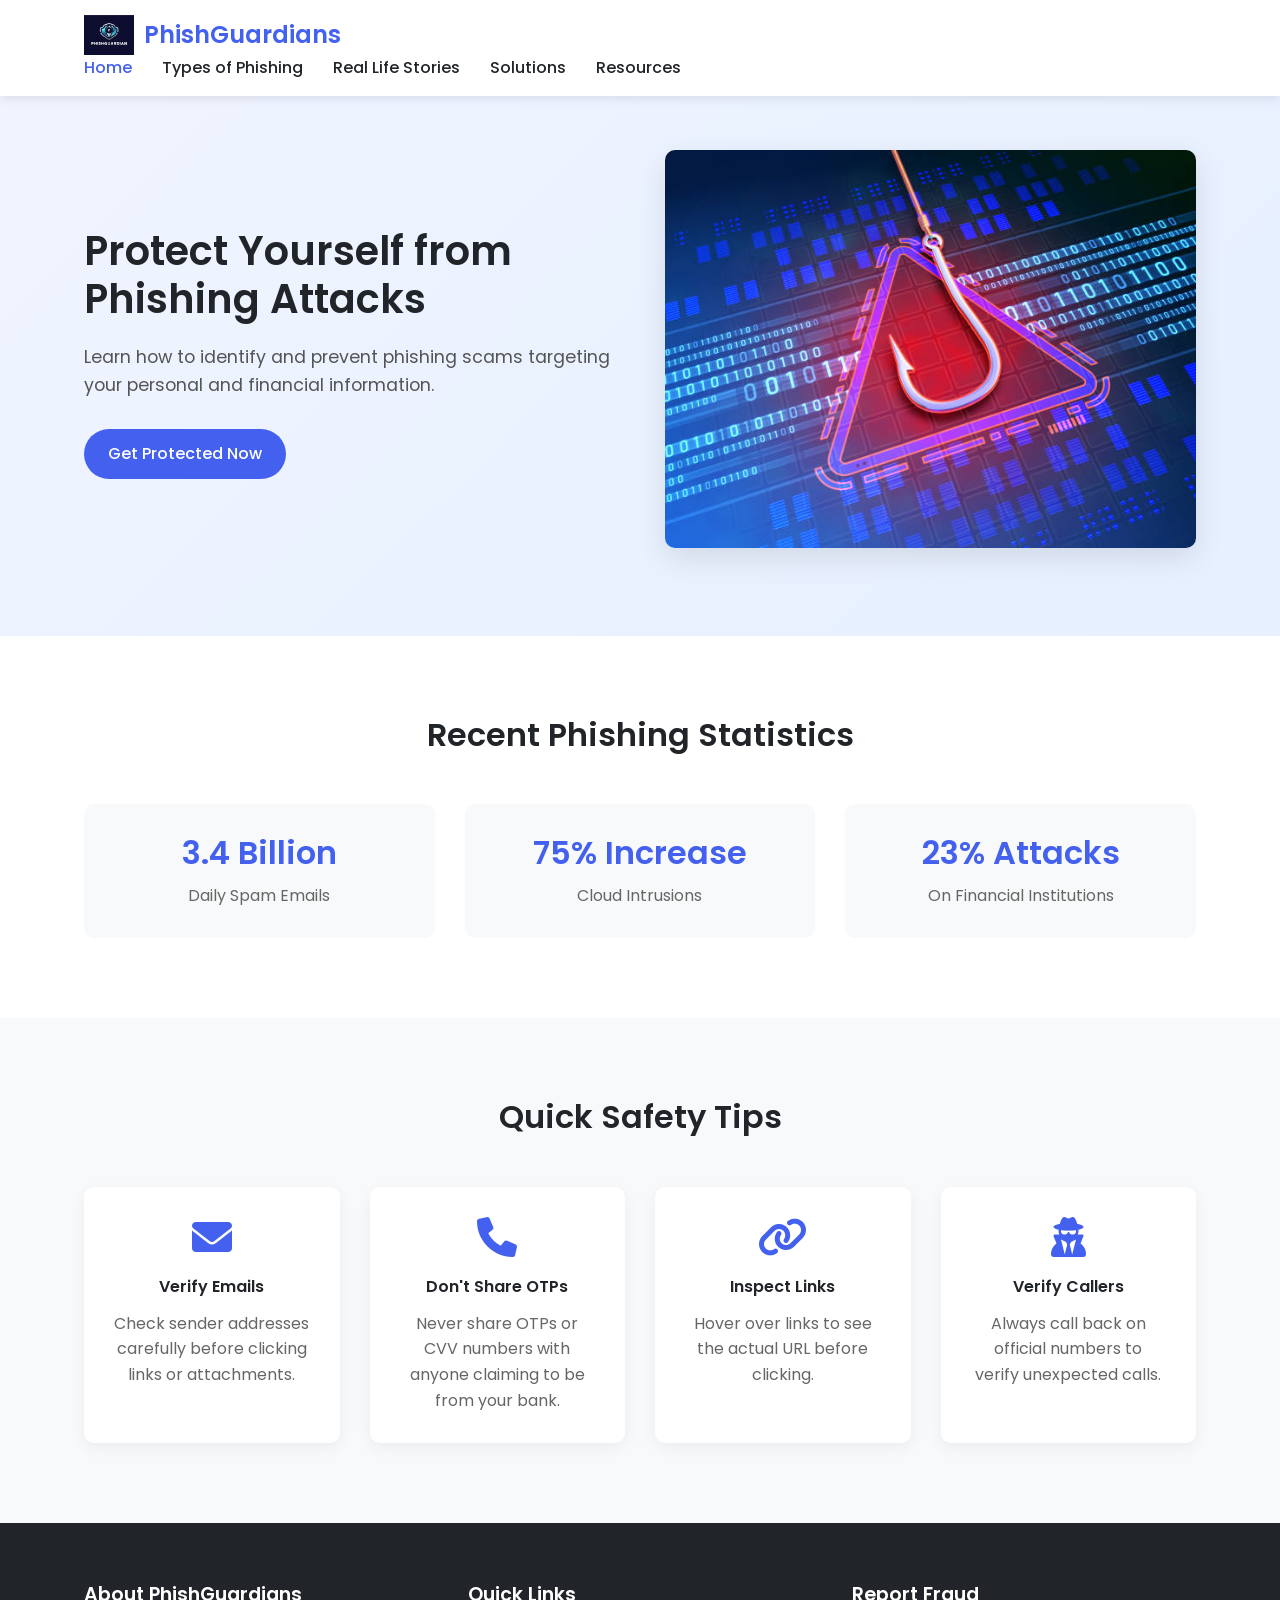
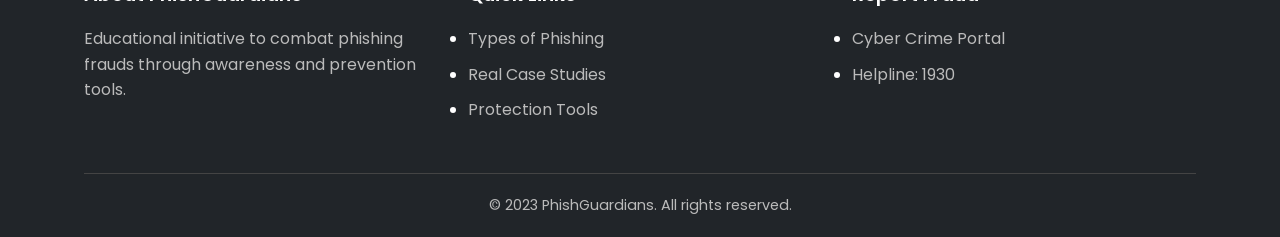
<file: index.html>
<!DOCTYPE html>
<html lang="en">
<head>
    <meta charset="UTF-8">
    <meta name="viewport" content="width=device-width, initial-scale=1.5">
    <title>PhishGuardians - Protect Yourself from Phishing</title>
    <link rel="stylesheet" href="styles.css">
    <link href="https://fonts.googleapis.com/css2?family=Poppins:wght@300;400;500;600;700&display=swap" rel="stylesheet">
    <link rel="stylesheet" href="https://cdnjs.cloudflare.com/ajax/libs/font-awesome/6.0.0-beta3/css/all.min.css">
</head>
<body>
    <header>
        <div class="container">
            <div class="logo">
                <img src="assets/logo.png" alt="PhishGuardians Logo">
                <h1>PhishGuardians</h1>
            </div>
            <nav>
                <ul>
                    <li><a href="index.html" class="active">Home</a></li>
                    <li><a href="types.html">Types of Phishing</a></li>
                    <li><a href="story.html">Real Life Stories</a></li>
                    <li><a href="solutions.html">Solutions</a></li>
                    <li><a href="resources.html">Resources</a></li>
                </ul>
                <div class="mobile-menu">
                    <i class="fas fa-bars"></i>
                </div>
            </nav>
        </div>
    </header>

    <section class="hero">
        <div class="container">
            <div class="hero-content">
                <h2>Protect Yourself from Phishing Attacks</h2>
                <p>Learn how to identify and prevent phishing scams targeting your personal and financial information.</p>
                <a href="solutions.html" class="btn">Get Protected Now</a>
            </div>
            <div class="hero-image">
                <img src="assets/hero-image.png" alt="Phishing Awareness">
            </div>
        </div>
    </section>

    <section class="stats">
        <div class="container">
            <h3>Recent Phishing Statistics</h3>
            <div class="stats-grid">
                <div class="stat-card">
                    <h4>3.4 Billion</h4>
                    <p>Daily Spam Emails</p>
                </div>
                <div class="stat-card">
                    <h4>75% Increase</h4>
                    <p>Cloud Intrusions</p>
                </div>
                <div class="stat-card">
                    <h4>23% Attacks</h4>
                    <p>On Financial Institutions</p>
                </div>
            </div>
        </div>
    </section>

    <section class="quick-tips">
        <div class="container">
            <h3>Quick Safety Tips</h3>
            <div class="tips-grid">
                <div class="tip-card">
                    <i class="fas fa-envelope"></i>
                    <h4>Verify Emails</h4>
                    <p>Check sender addresses carefully before clicking links or attachments.</p>
                </div>
                <div class="tip-card">
                    <i class="fas fa-phone"></i>
                    <h4>Don't Share OTPs</h4>
                    <p>Never share OTPs or CVV numbers with anyone claiming to be from your bank.</p>
                </div>
                <div class="tip-card">
                    <i class="fas fa-link"></i>
                    <h4>Inspect Links</h4>
                    <p>Hover over links to see the actual URL before clicking.</p>
                </div>
                <div class="tip-card">
                    <i class="fas fa-user-secret"></i>
                    <h4>Verify Callers</h4>
                    <p>Always call back on official numbers to verify unexpected calls.</p>
                </div>
            </div>
        </div>
    </section>

    <!-- Did You Know Popup -->
    <div class="dyk-popup" id="dykPopup">
        <div class="dyk-content">
            <span class="dyk-close">&times;</span>
            <div class="dyk-header">
                <img src="assets/shield-icon.png" alt="Security Shield" class="dyk-icon">
                <h3>Did You Know? <span class="blink">!</span></h3>
            </div>
            <div class="dyk-body" id="dykText"></div>
            <div class="dyk-footer">
                <label>
                    <input type="checkbox" id="dykMute"> Don't show tips for 24 hours
                </label>
            </div>
        </div>
    </div>

    <footer>
        <div class="container">
            <div class="footer-content">
                <div class="footer-section">
                    <h4>About PhishGuardians</h4>
                    <p>Educational initiative to combat phishing frauds through awareness and prevention tools.</p>
                </div>
                <div class="footer-section">
                    <h4>Quick Links</h4>
                    <ul>
                        <li><a href="types.html">Types of Phishing</a></li>
                        <li><a href="cases.html">Real Case Studies</a></li>
                        <li><a href="solutions.html">Protection Tools</a></li>
                    </ul>
                </div>
                <div class="footer-section">
                    <h4>Report Fraud</h4>
                    <ul>
                        <li><a href="https://cybercrime.gov.in" target="_blank">Cyber Crime Portal</a></li>
                        <li><a href="tel:1930">Helpline: 1930</a></li>
                    </ul>
                </div>
            </div>
            <div class="footer-bottom">
                <p>&copy; 2023 PhishGuardians. All rights reserved.</p>
            </div>
        </div>
    </footer>

    <script src="script.js"></script>
    <script>
        // Did You Know Popup Script
        const dykFacts = [
            "UPI scams often involve fake payment screenshots. Always check your bank app directly!",
            "Scammers pretend to be bank officials and ask for OTPs. Banks never ask for OTPs!",
            "Fake KYC update scams have increased by 300% in 2023. Never click SMS links!",
            "QR code scams can empty your account in seconds. Never scan unknown QR codes!",
            "SIM swap frauds bypass OTP security. If your mobile network suddenly stops working, contact your provider immediately!",
            "Fake job offers asking for registration fees are always scams. Legitimate companies never ask for money!"
        ];

        const dykPopup = document.getElementById('dykPopup');
        const dykText = document.getElementById('dykText');
        const dykClose = document.querySelector('.dyk-close');
        const dykMute = document.getElementById('dykMute');

        function showRandomFact() {
            if(localStorage.getItem('dykMuted')) {
                const muteTime = parseInt(localStorage.getItem('dykMuted'));
                if(Date.now() - muteTime < 86400000) { // 24 hours
                    return;
                } else {
                    localStorage.removeItem('dykMuted');
                }
            }

            const randomFact = dykFacts[Math.floor(Math.random() * dykFacts.length)];
            dykText.textContent = randomFact;
            dykPopup.style.display = 'flex';
        }

        // Show first fact after 30 seconds
        setTimeout(showRandomFact, 30000);

        // Show new fact every 60 seconds after that
        setInterval(showRandomFact, 60000);

        dykClose.addEventListener('click', () => {
            dykPopup.style.display = 'none';
            if(dykMute.checked) {
                localStorage.setItem('dykMuted', Date.now());
            }
        });

        // Close when clicking outside
        window.addEventListener('click', (e) => {
            if(e.target === dykPopup) {
                dykPopup.style.display = 'none';
                if(dykMute.checked) {
                    localStorage.setItem('dykMuted', Date.now());
                }
            }
        });
    </script>
</body>
</html>
</file>
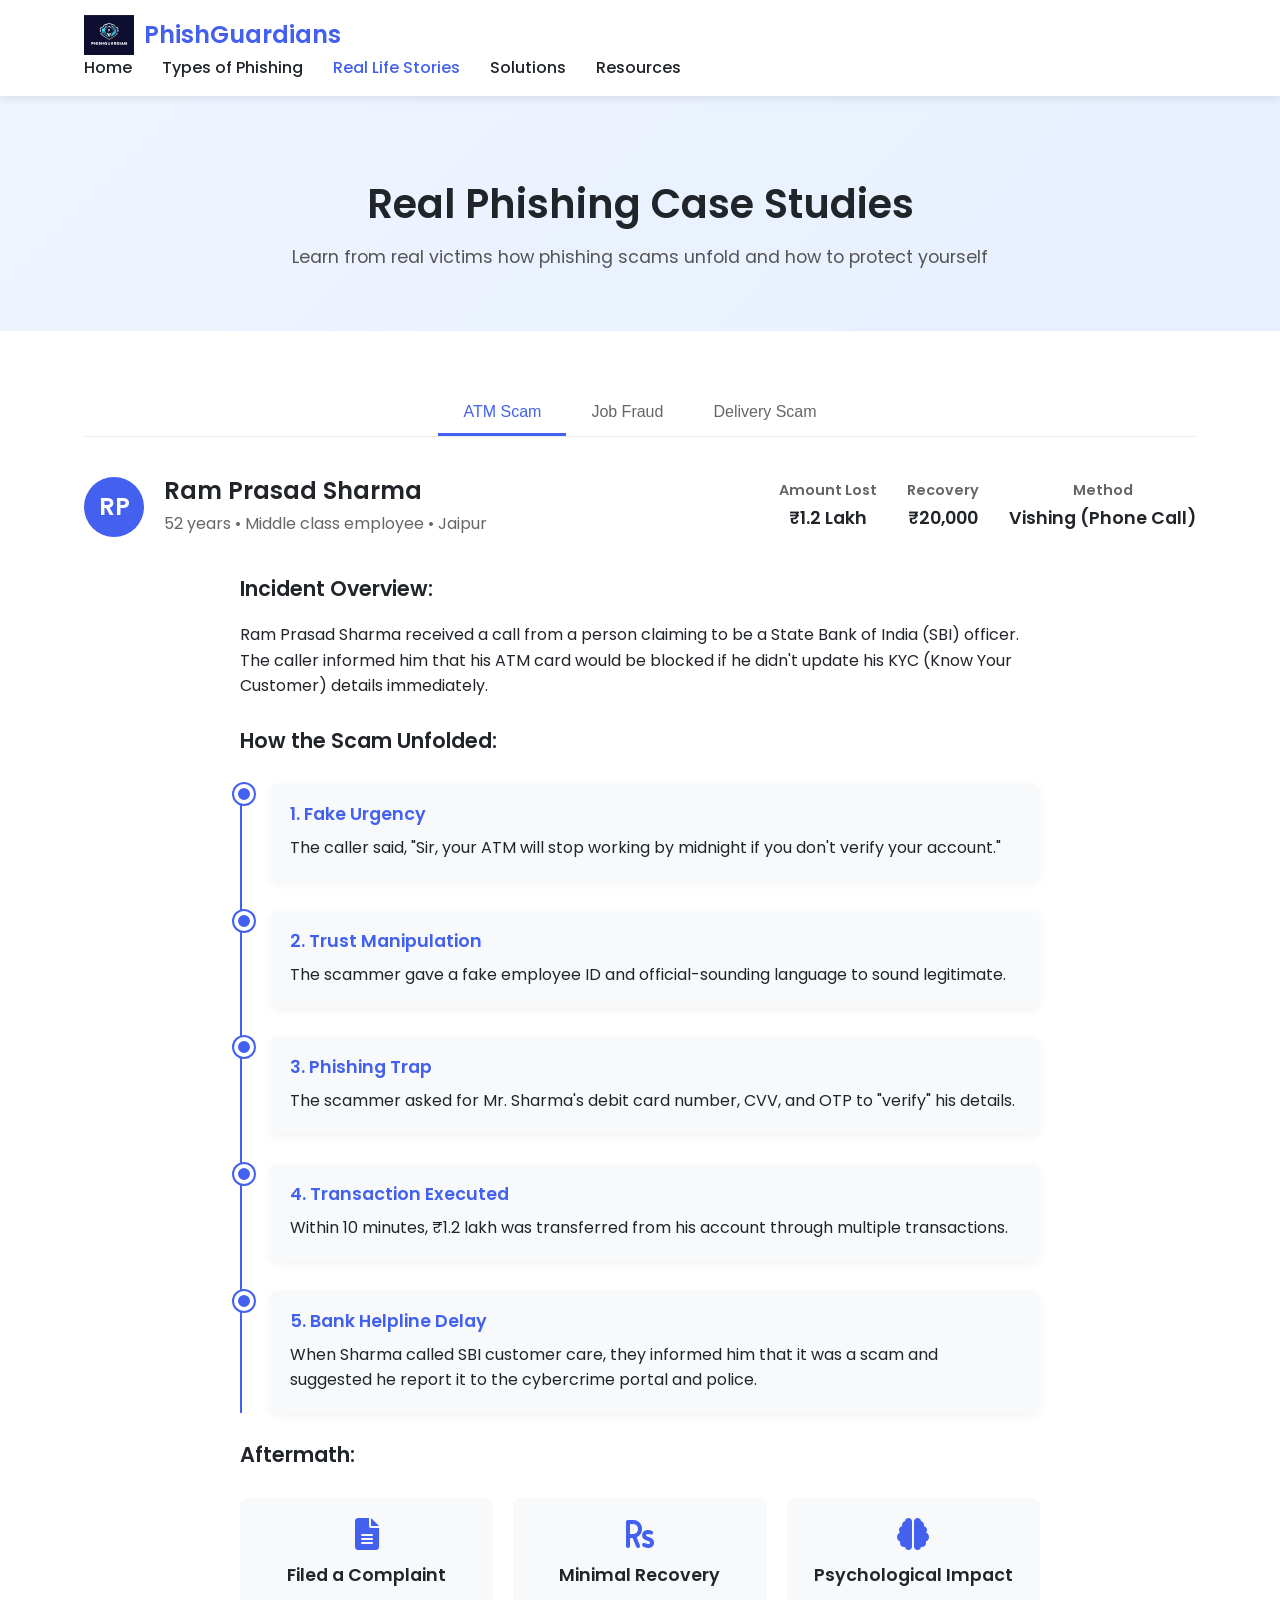
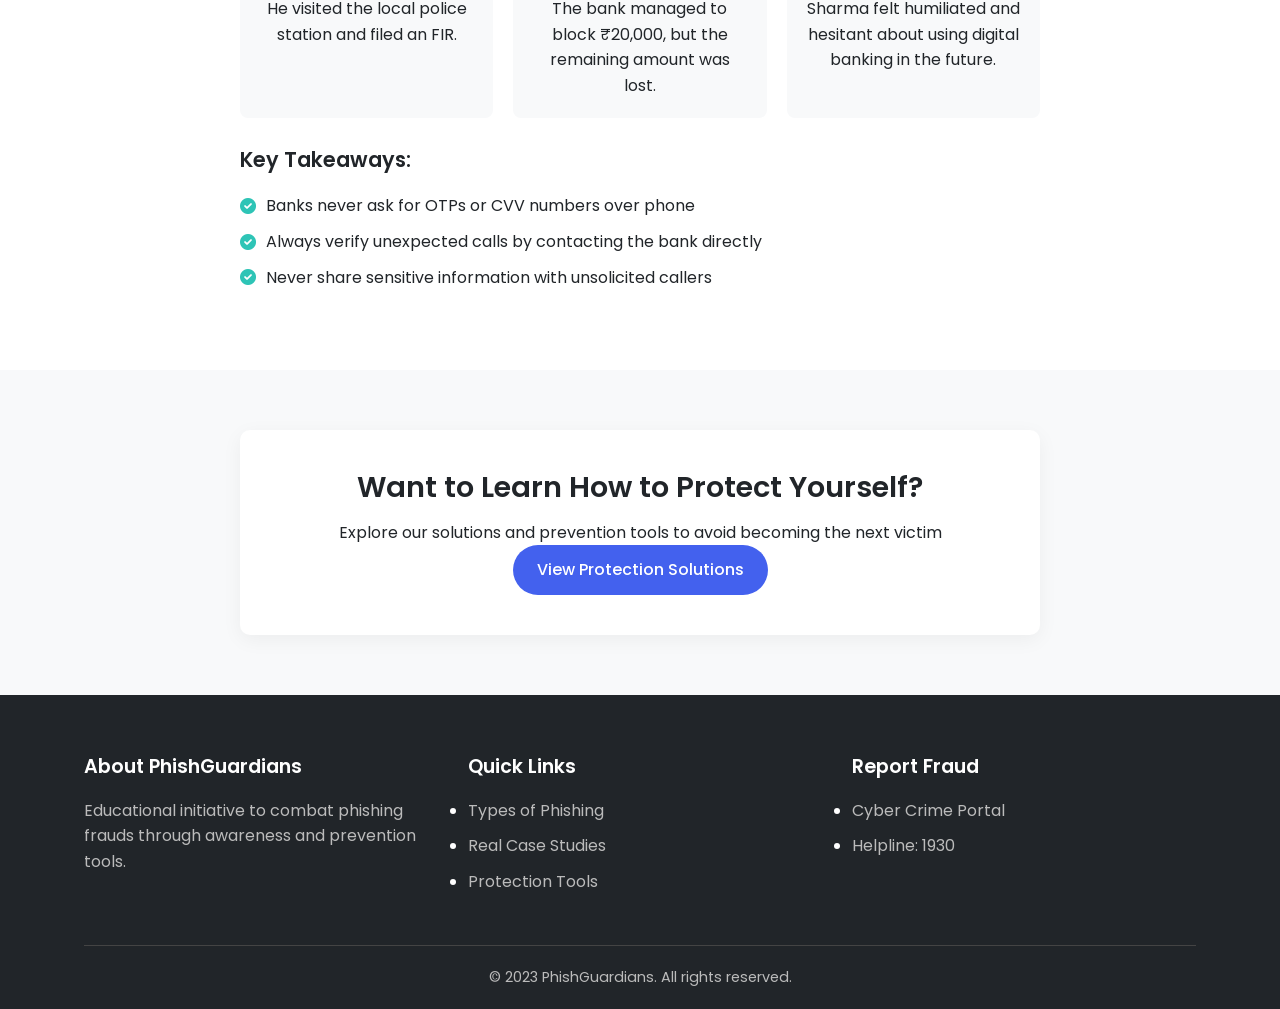
<file: cases.html>
<!DOCTYPE html>
<html lang="en">
<head>
    <meta charset="UTF-8">
    <meta name="viewport" content="width=device-width, initial-scale=1.0">
    <title>Phishing Case Studies | PhishGuardians</title>
    <link rel="stylesheet" href="styles.css">
    <link href="https://fonts.googleapis.com/css2?family=Poppins:wght@300;400;500;600;700&display=swap" rel="stylesheet">
    <link rel="stylesheet" href="https://cdnjs.cloudflare.com/ajax/libs/font-awesome/6.0.0-beta3/css/all.min.css">
</head>
<body>
    <header>
        <div class="container">
            <div class="logo">
                <img src="assets/logo.png" alt="PhishGuardians Logo">
                <h1>PhishGuardians</h1>
            </div>
            <nav>
                <ul>
                    <li><a href="index.html">Home</a></li>
                    <li><a href="types.html">Types of Phishing</a></li>
                    <li><a href="cases.html" class="active">Real Life Stories</a></li>
                    <li><a href="solutions.html">Solutions</a></li>
                    <li><a href="resources.html">Resources</a></li>
                </ul>
                <div class="mobile-menu">
                    <i class="fas fa-bars"></i>
                </div>
            </nav>
        </div>
    </header>

    <section class="page-header">
        <div class="container">
            <h2>Real Phishing Case Studies</h2>
            <p>Learn from real victims how phishing scams unfold and how to protect yourself</p>
        </div>
    </section>

    <section class="case-studies">
        <div class="container">
            <div class="case-tabs">
                <button class="tab-btn active" data-tab="case1">ATM Scam</button>
                <button class="tab-btn" data-tab="case2">Job Fraud</button>
                <button class="tab-btn" data-tab="case3">Delivery Scam</button>
            </div>

            <div class="case-content active" id="case1">
                <div class="case-header">
                    <div class="victim-profile">
                        <div class="avatar">RP</div>
                        <div class="victim-info">
                            <h3>Ram Prasad Sharma</h3>
                            <p>52 years • Middle class employee • Jaipur</p>
                        </div>
                    </div>
                    <div class="case-stats">
                        <div class="stat">
                            <h4>Amount Lost</h4>
                            <p>₹1.2 Lakh</p>
                        </div>
                        <div class="stat">
                            <h4>Recovery</h4>
                            <p>₹20,000</p>
                        </div>
                        <div class="stat">
                            <h4>Method</h4>
                            <p>Vishing (Phone Call)</p>
                        </div>
                    </div>
                </div>

                <div class="case-details">
                    <h4>Incident Overview:</h4>
                    <p>Ram Prasad Sharma received a call from a person claiming to be a State Bank of India (SBI) officer. The caller informed him that his ATM card would be blocked if he didn't update his KYC (Know Your Customer) details immediately.</p>

                    <h4>How the Scam Unfolded:</h4>
                    <div class="timeline">
                        <div class="timeline-item">
                            <div class="timeline-marker"></div>
                            <div class="timeline-content">
                                <h5>1. Fake Urgency</h5>
                                <p>The caller said, "Sir, your ATM will stop working by midnight if you don't verify your account."</p>
                            </div>
                        </div>
                        <div class="timeline-item">
                            <div class="timeline-marker"></div>
                            <div class="timeline-content">
                                <h5>2. Trust Manipulation</h5>
                                <p>The scammer gave a fake employee ID and official-sounding language to sound legitimate.</p>
                            </div>
                        </div>
                        <div class="timeline-item">
                            <div class="timeline-marker"></div>
                            <div class="timeline-content">
                                <h5>3. Phishing Trap</h5>
                                <p>The scammer asked for Mr. Sharma's debit card number, CVV, and OTP to "verify" his details.</p>
                            </div>
                        </div>
                        <div class="timeline-item">
                            <div class="timeline-marker"></div>
                            <div class="timeline-content">
                                <h5>4. Transaction Executed</h5>
                                <p>Within 10 minutes, ₹1.2 lakh was transferred from his account through multiple transactions.</p>
                            </div>
                        </div>
                        <div class="timeline-item">
                            <div class="timeline-marker"></div>
                            <div class="timeline-content">
                                <h5>5. Bank Helpline Delay</h5>
                                <p>When Sharma called SBI customer care, they informed him that it was a scam and suggested he report it to the cybercrime portal and police.</p>
                            </div>
                        </div>
                    </div>

                    <h4>Aftermath:</h4>
                    <div class="aftermath-grid">
                        <div class="outcome-card">
                            <i class="fas fa-file-alt"></i>
                            <h5>Filed a Complaint</h5>
                            <p>He visited the local police station and filed an FIR.</p>
                        </div>
                        <div class="outcome-card">
                            <i class="fas fa-rupee-sign"></i>
                            <h5>Minimal Recovery</h5>
                            <p>The bank managed to block ₹20,000, but the remaining amount was lost.</p>
                        </div>
                        <div class="outcome-card">
                            <i class="fas fa-brain"></i>
                            <h5>Psychological Impact</h5>
                            <p>Sharma felt humiliated and hesitant about using digital banking in the future.</p>
                        </div>
                    </div>

                    <h4>Key Takeaways:</h4>
                    <ul class="takeaways">
                        <li><i class="fas fa-check-circle"></i> Banks never ask for OTPs or CVV numbers over phone</li>
                        <li><i class="fas fa-check-circle"></i> Always verify unexpected calls by contacting the bank directly</li>
                        <li><i class="fas fa-check-circle"></i> Never share sensitive information with unsolicited callers</li>
                    </ul>
                </div>
            </div>

            <div class="case-content" id="case2">
                <div class="case-header">
                    <div class="victim-profile">
                        <div class="avatar">AN</div>
                        <div class="victim-info">
                            <h3>Ananya</h3>
                            <p>22 years • Unemployed • Middle Class</p>
                        </div>
                    </div>
                    <div class="case-stats">
                        <div class="stat">
                            <h4>Amount Lost</h4>
                            <p>₹7,500</p>
                        </div>
                        <div class="stat">
                            <h4>Recovery</h4>
                            <p>₹0</p>
                        </div>
                        <div class="stat">
                            <h4>Method</h4>
                            <p>Email Phishing</p>
                        </div>
                    </div>
                </div>

                <div class="case-details">
                    <h4>Incident Overview:</h4>
                    <p>Ananya received an email from a recruitment agency offering a high-paying remote job at a well-known company. The email looked official, with a company logo, professional language, and a job description matching her skills.</p>

                    <h4>How the Scam Unfolded:</h4>
                    <div class="timeline">
                        <div class="timeline-item">
                            <div class="timeline-marker"></div>
                            <div class="timeline-content">
                                <h5>1. Fake Job Listing</h5>
                                <p>The job description matched her profile, making it seem real.</p>
                            </div>
                        </div>
                        <div class="timeline-item">
                            <div class="timeline-marker"></div>
                            <div class="timeline-content">
                                <h5>2. Sense of Urgency</h5>
                                <p>She was told she had to make the payment within 24 hours to secure the offer.</p>
                            </div>
                        </div>
                        <div class="timeline-item">
                            <div class="timeline-marker"></div>
                            <div class="timeline-content">
                                <h5>3. Multiple Payments</h5>
                                <p>After the first deposit of ₹2,500 for a "training kit", she was asked to pay an additional ₹5,000 for "background verification."</p>
                            </div>
                        </div>
                        <div class="timeline-item">
                            <div class="timeline-marker"></div>
                            <div class="timeline-content">
                                <h5>4. Ghosting</h5>
                                <p>Once she paid, the recruiter stopped responding, and she realized it was a scam.</p>
                            </div>
                        </div>
                    </div>

                    <h4>Key Vulnerabilities Exploited:</h4>
                    <div class="vulnerabilities">
                        <div class="vuln-card">
                            <i class="fas fa-bolt"></i>
                            <h5>Quick Decision Under Pressure</h5>
                        </div>
                        <div class="vuln-card">
                            <i class="fas fa-search"></i>
                            <h5>Lack of Verification</h5>
                        </div>
                        <div class="vuln-card">
                            <i class="fas fa-mobile-alt"></i>
                            <h5>UPI Payments Without Caution</h5>
                        </div>
                    </div>

                    <h4>Protection Tips:</h4>
                    <ul class="takeaways">
                        <li><i class="fas fa-check-circle"></i> Genuine employers never ask for payment during recruitment</li>
                        <li><i class="fas fa-check-circle"></i> Always research companies before applying or paying any fees</li>
                        <li><i class="fas fa-check-circle"></i> Verify job offers through official company websites or contacts</li>
                    </ul>
                </div>
            </div>

            <div class="case-content" id="case3">
                <div class="case-header">
                    <div class="victim-profile">
                        <div class="avatar">FA</div>
                        <div class="victim-info">
                            <h3>Faizi Ali</h3>
                            <p>19 years • College Student</p>
                        </div>
                    </div>
                    <div class="case-stats">
                        <div class="stat">
                            <h4>Amount Lost</h4>
                            <p>₹1,000</p>
                        </div>
                        <div class="stat">
                            <h4>Recovery</h4>
                            <p>₹0</p>
                        </div>
                        <div class="stat">
                            <h4>Method</h4>
                            <p>Smishing (OTP Fraud)</p>
                        </div>
                    </div>
                </div>

                <div class="case-details">
                    <h4>Incident Overview:</h4>
                    <p>Faizi Ali fell victim to an online scam after ordering a product that faced unexpected delays. A scammer posing as a delivery representative contacted him, claiming that his parcel had been canceled and needed verification to be redelivered.</p>

                    <h4>How the Scam Unfolded:</h4>
                    <div class="timeline">
                        <div class="timeline-item">
                            <div class="timeline-marker"></div>
                            <div class="timeline-content">
                                <h5>1. Delivery Delay</h5>
                                <p>The product Faizi ordered faced unexpected shipping delays.</p>
                            </div>
                        </div>
                        <div class="timeline-item">
                            <div class="timeline-marker"></div>
                            <div class="timeline-content">
                                <h5>2. Scam Call</h5>
                                <p>A scammer called posing as a delivery agent, saying the parcel was canceled and needed verification.</p>
                            </div>
                        </div>
                        <div class="timeline-item">
                            <div class="timeline-marker"></div>
                            <div class="timeline-content">
                                <h5>3. OTP Request</h5>
                                <p>The scammer instructed Faizi to share an OTP he received on his phone.</p>
                            </div>
                        </div>
                        <div class="timeline-item">
                            <div class="timeline-marker"></div>
                            <div class="timeline-content">
                                <h5>4. Money Debited</h5>
                                <p>₹1,000 was immediately deducted from his account after sharing the OTP.</p>
                            </div>
                        </div>
                    </div>

                    <h4>Lessons Learned:</h4>
                    <div class="lessons-grid">
                        <div class="lesson-card">
                            <i class="fas fa-box"></i>
                            <h5>Verify Orders Securely</h5>
                            <p>Always check order status via official websites/apps only</p>
                        </div>
                        <div class="lesson-card">
                            <i class="fas fa-phone-slash"></i>
                            <h5>Identify Scam Calls</h5>
                            <p>Avoid sharing details with unknown callers; verify claims directly</p>
                        </div>
                        <div class="lesson-card">
                            <i class="fas fa-shield-alt"></i>
                            <h5>OTP Awareness</h5>
                            <p>Never share OTPs; they authorize transactions, not verification</p>
                        </div>
                    </div>

                    <h4>What To Do If This Happens:</h4>
                    <ol class="action-steps">
                        <li>Immediately contact your bank to block further transactions</li>
                        <li>Change your online banking passwords</li>
                        <li>Report the incident to the cybercrime portal (cybercrime.gov.in)</li>
                        <li>Inform the e-commerce platform about the fraudulent call</li>
                    </ol>
                </div>
            </div>
        </div>
    </section>

    <section class="case-cta">
        <div class="container">
            <div class="cta-box">
                <h3>Want to Learn How to Protect Yourself?</h3>
                <p>Explore our solutions and prevention tools to avoid becoming the next victim</p>
                <a href="solutions.html" class="btn">View Protection Solutions</a>
            </div>
        </div>
    </section>

    <footer>
        <div class="container">
            <div class="footer-content">
                <div class="footer-section">
                    <h4>About PhishGuardians</h4>
                    <p>Educational initiative to combat phishing frauds through awareness and prevention tools.</p>
                </div>
                <div class="footer-section">
                    <h4>Quick Links</h4>
                    <ul>
                        <li><a href="types.html">Types of Phishing</a></li>
                        <li><a href="cases.html">Real Case Studies</a></li>
                        <li><a href="solutions.html">Protection Tools</a></li>
                    </ul>
                </div>
                <div class="footer-section">
                    <h4>Report Fraud</h4>
                    <ul>
                        <li><a href="https://cybercrime.gov.in" target="_blank">Cyber Crime Portal</a></li>
                        <li><a href="tel:1930">Helpline: 1930</a></li>
                    </ul>
                </div>
            </div>
            <div class="footer-bottom">
                <p>&copy; 2023 PhishGuardians. All rights reserved.</p>
            </div>
        </div>
    </footer>

    <script src="script.js"></script>
    <script>
        // Case Study Tab Functionality
        document.addEventListener('DOMContentLoaded', function() {
            const tabBtns = document.querySelectorAll('.tab-btn');
            const caseContents = document.querySelectorAll('.case-content');
            
            tabBtns.forEach(btn => {
                btn.addEventListener('click', function() {
                    // Remove active class from all buttons and contents
                    tabBtns.forEach(btn => btn.classList.remove('active'));
                    caseContents.forEach(content => content.classList.remove('active'));
                    
                    // Add active class to clicked button
                    this.classList.add('active');
                    
                    // Show corresponding content
                    const caseId = this.getAttribute('data-tab');
                    document.getElementById(caseId).classList.add('active');
                });
            });
        });
    </script>
</body>
</html>
</file>
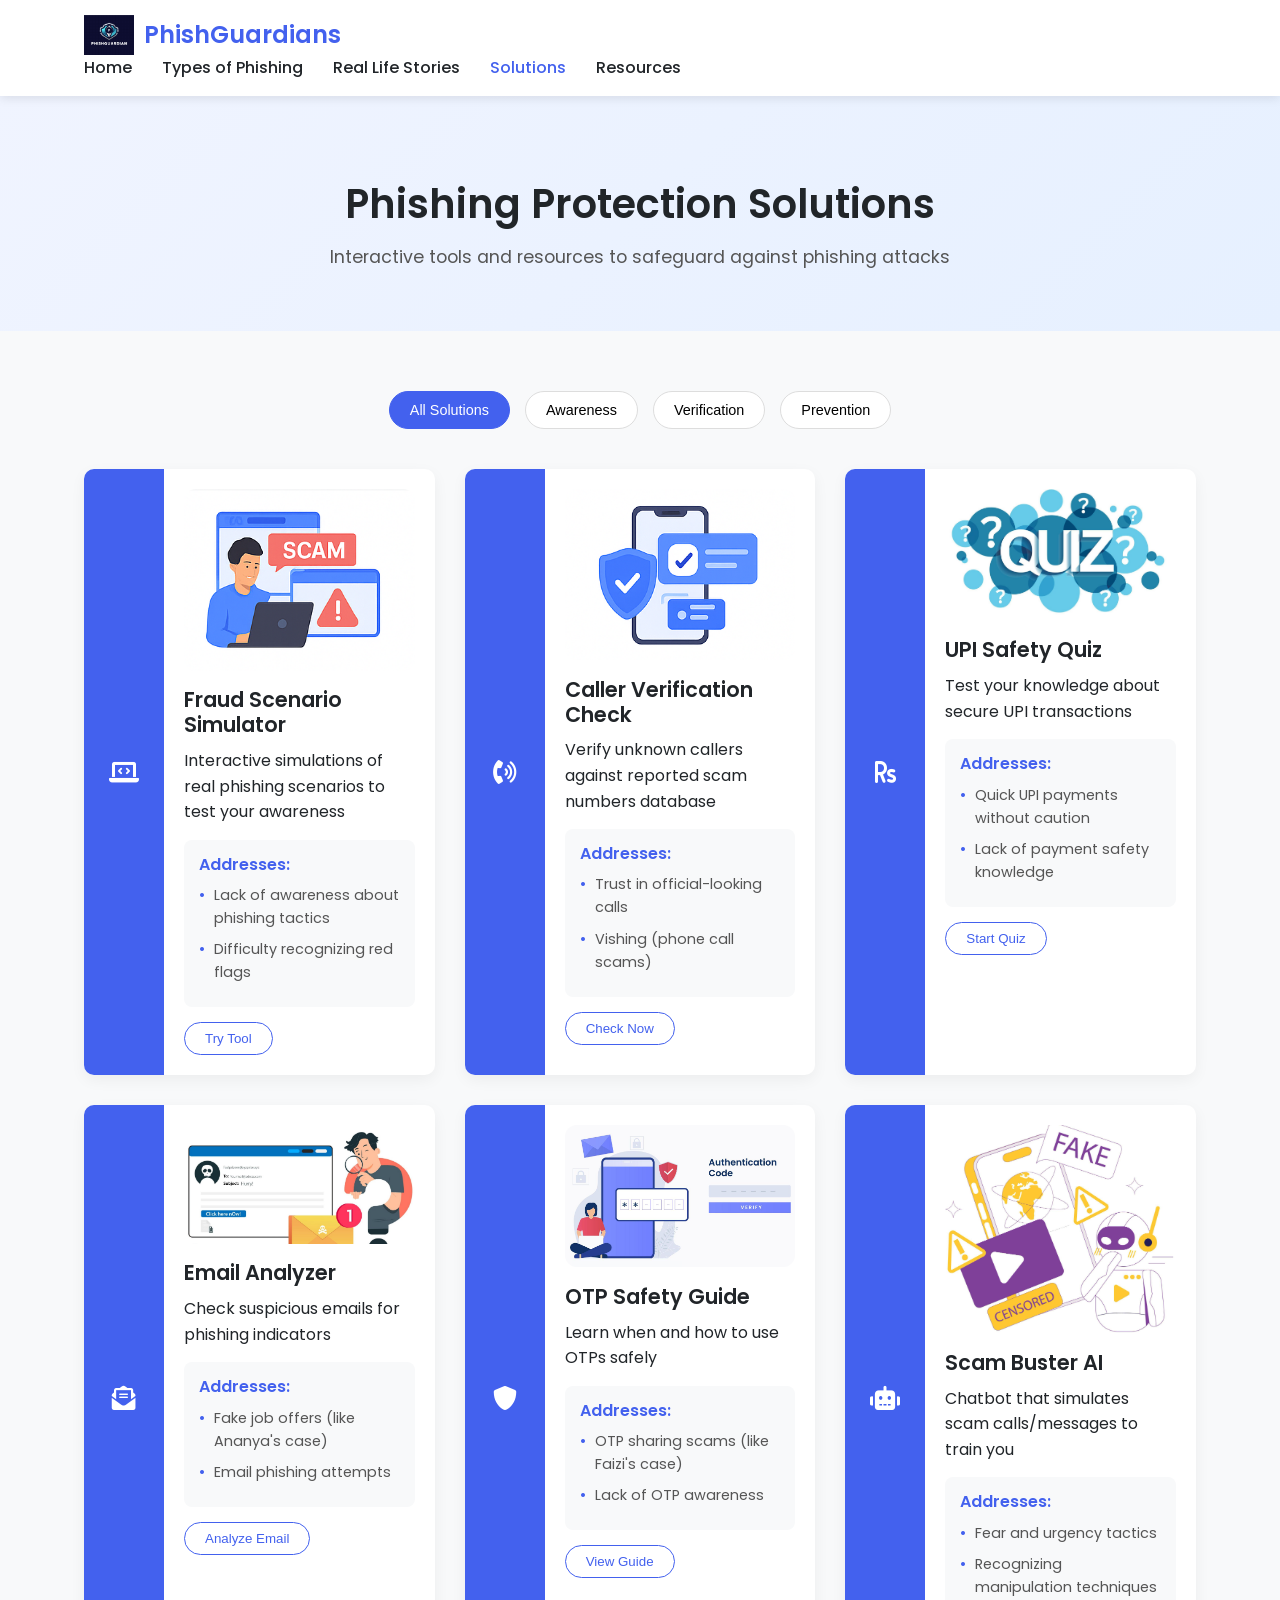
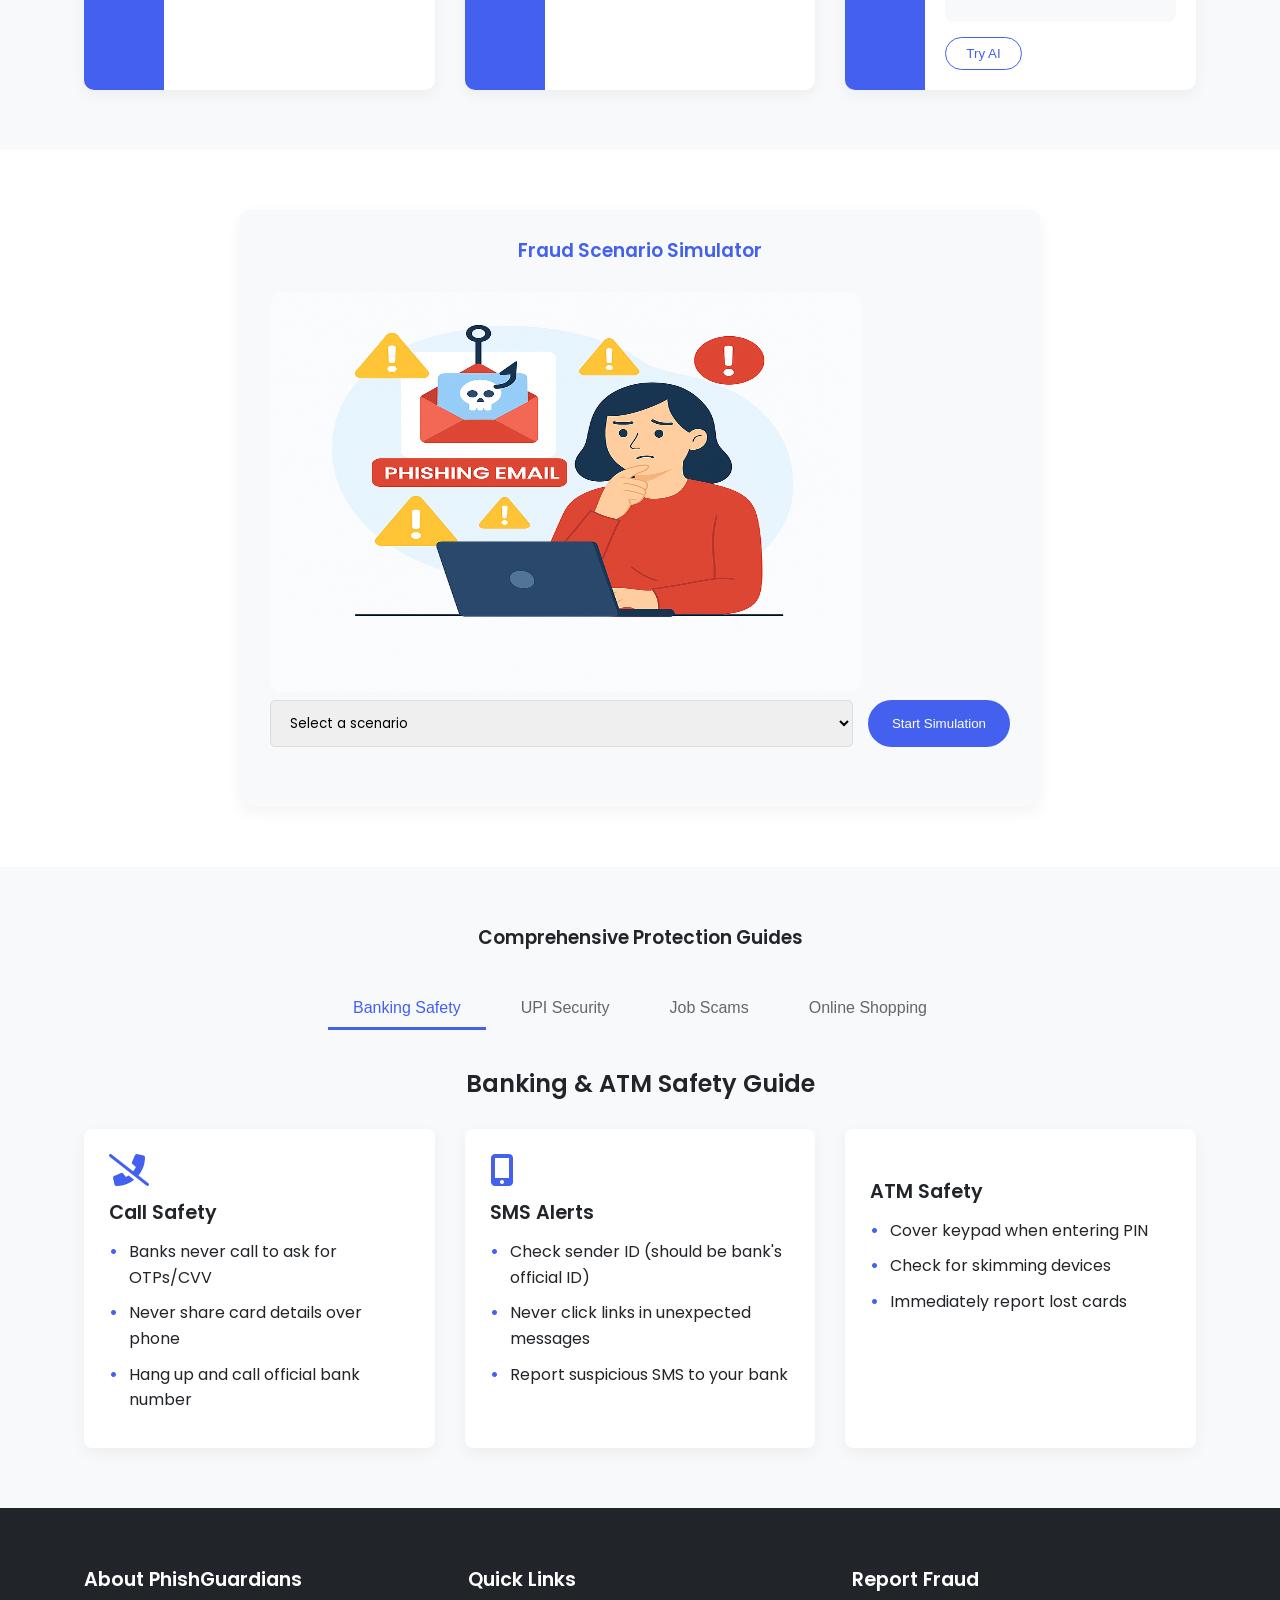
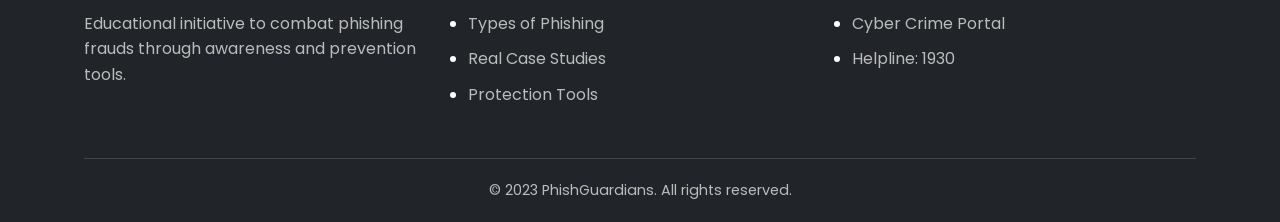
<file: solutions.html>
<!DOCTYPE html>
<html lang="en">
<head>
    <meta charset="UTF-8">
    <meta name="viewport" content="width=device-width, initial-scale=1.0">
    <title>Phishing Solutions | PhishGuardians</title>
    <link rel="stylesheet" href="styles.css">
    <link href="https://fonts.googleapis.com/css2?family=Poppins:wght@300;400;500;600;700&display=swap" rel="stylesheet">
    <link rel="stylesheet" href="https://cdnjs.cloudflare.com/ajax/libs/font-awesome/6.0.0-beta3/css/all.min.css">
</head>
<body>
    <header>
        <div class="container">
            <div class="logo">
                <img src="assets/logo.png" alt="PhishGuardians Logo">
                <h1>PhishGuardians</h1>
            </div>
            <nav>
                <ul>
                    <li><a href="index.html">Home</a></li>
                    <li><a href="types.html">Types of Phishing</a></li>
                    <li><a href="cases.html">Real Life Stories</a></li>
                    <li><a href="solutions.html" class="active">Solutions</a></li>
                    <li><a href="resources.html">Resources</a></li>
                </ul>
                <div class="mobile-menu">
                    <i class="fas fa-bars"></i>
                </div>
            </nav>
        </div>
    </header>

    <section class="page-header">
        <div class="container">
            <h2>Phishing Protection Solutions</h2>
            <p>Interactive tools and resources to safeguard against phishing attacks</p>
        </div>
    </section>

    <section class="solution-categories">
        <div class="container">
            <div class="category-tabs">
                <button class="cat-btn active" data-category="all">All Solutions</button>
                <button class="cat-btn" data-category="awareness">Awareness</button>
                <button class="cat-btn" data-category="verification">Verification</button>
                <button class="cat-btn" data-category="prevention">Prevention</button>
            </div>

            <div class="solutions-grid">
                <!-- Solution 1: Fraud Scenario Simulator -->
                <div class="solution-card" data-categories="awareness">
                    <div class="solution-icon">
                        <i class="fas fa-laptop-code"></i>
                    </div>
                    <div class="solution-content">
                        <img src="assets/phish_solutions_visual.png" alt="Phishing Protection Visual" style="width:100%; border-radius: 12px; margin-bottom: 10px;">
                        <h3>Fraud Scenario Simulator</h3>
                        <p>Interactive simulations of real phishing scenarios to test your awareness</p>
                        <div class="solution-features">
                            <h4>Addresses:</h4>
                            <ul>
                                <li>Lack of awareness about phishing tactics</li>
                                <li>Difficulty recognizing red flags</li>
                            </ul>
                        </div>
                        <button class="btn-outline try-tool" data-tool="simulator" onclick="scrollToSection()" >Try Tool</button>
                    </div>
                </div>

                <!-- Solution 2: Caller Verification -->
                <div class="solution-card" data-categories="verification">
                    <div class="solution-icon">
                        <i class="fas fa-phone-volume"></i>
                    </div>
                    <div class="solution-content">
                        <img src="assets/callerverification.png" alt="Phishing Protection Visual" style="width:100%; border-radius: 12px; margin-bottom: 10px;">
                        <h3>Caller Verification Check</h3>
                        <p>Verify unknown callers against reported scam numbers database</p>
                        <div class="solution-features">
                            <h4>Addresses:</h4>
                            <ul>
                                <li>Trust in official-looking calls</li>
                                <li>Vishing (phone call scams)</li>
                            </ul>
                        </div>
                        <button class="btn-outline try-tool" data-tool="caller-check" onclick="scrollToSection()" >Check Now</button>
                    </div>
                </div>

                <!-- Solution 3: UPI Safety Quiz -->
                <div class="solution-card" data-categories="awareness prevention">
                    <div class="solution-icon">
                        <i class="fas fa-rupee-sign"></i>
                    </div>
                    <div class="solution-content">
                        <img src="assets/quiz.png" alt="Phishing Protection Visual" style="width:100%; border-radius: 12px; margin-bottom: 10px;">
                        <h3>UPI Safety Quiz</h3>
                        <p>Test your knowledge about secure UPI transactions</p>
                        <div class="solution-features">
                            <h4>Addresses:</h4>
                            <ul>
                                <li>Quick UPI payments without caution</li>
                                <li>Lack of payment safety knowledge</li>
                            </ul>
                        </div>
                        <button class="btn-outline try-tool" data-tool="upi-quiz" onclick="scrollToSection()">Start Quiz</button>
                    </div>
                </div>


                <!-- Solution 4: Email Analyzer -->
                <div class="solution-card" data-categories="verification">
                    <div class="solution-icon">
                        <i class="fas fa-envelope-open-text"></i>
                    </div>
                    <div class="solution-content">
                        <img src="assets/email.jpeg" alt="Phishing Protection Visual" style="width:100%; border-radius: 12px; margin-bottom: 10px;">
                        <h3>Email Analyzer</h3>
                        <p>Check suspicious emails for phishing indicators</p>
                        <div class="solution-features">
                            <h4>Addresses:</h4>
                            <ul>
                                <li>Fake job offers (like Ananya's case)</li>
                                <li>Email phishing attempts</li>
                            </ul>
                        </div>
                        <button class="btn-outline try-tool" data-tool="email-check">Analyze Email</button>
                    </div>
                </div>

                <!-- Solution 5: OTP Awareness -->
                <div class="solution-card" data-categories="awareness prevention">
                    <div class="solution-icon">
                        <i class="fas fa-shield-alt"></i>
                    </div>
                    <div class="solution-content">
                        <img src="assets/guide.png" alt="Phishing Protection Visual" style="width:100%; border-radius: 12px; margin-bottom: 10px;">
                        <h3>OTP Safety Guide</h3>
                        <p>Learn when and how to use OTPs safely</p>
                        <div class="solution-features">
                            <h4>Addresses:</h4>
                            <ul>
                                <li>OTP sharing scams (like Faizi's case)</li>
                                <li>Lack of OTP awareness</li>
                            </ul>
                        </div>
                        <button class="btn-outline try-tool" data-tool="otp-guide">View Guide</button>
                    </div>
                </div>

                <!-- Solution 6: Scam Buster AI -->
                <div class="solution-card" data-categories="verification prevention">
                    <div class="solution-icon">
                        <i class="fas fa-robot"></i>
                    </div>
                    <div class="solution-content">
                        <img src="assets/ai.png" alt="Phishing Protection Visual" style="width:100%; border-radius: 12px; margin-bottom: 10px;">
                        <h3>Scam Buster AI</h3>
                        <p>Chatbot that simulates scam calls/messages to train you</p>
                        <div class="solution-features">
                            <h4>Addresses:</h4>
                            <ul>
                                <li>Fear and urgency tactics</li>
                                <li>Recognizing manipulation techniques</li>
                            </ul>
                        </div>
                        <button class="btn-outline try-tool" data-tool="scam-bot">Try AI</button>
                    </div>
                </div>
            </div>
        </div>
    </section>

    <!-- Interactive Tools Section -->
    <section class="interactive-tools">
        <div class="container">
            <div class="tool-container" id="simulator-tool">
                <h3>Fraud Scenario Simulator</h3>
                <img src="assets/phising.png" alt="Phishing Protection Visual" style="width: 80%; height: 400px;; border-radius: 12px;">
                <div class="scenario-selector">
                    <select id="scenario-type">
                        <option value="">Select a scenario</option>
                        <option value="bank-call">Bank KYC Call (Like Ram Prasad)</option>
                        <option value="job-offer">Job Offer Email (Like Ananya)</option>
                        <option value="delivery-otp">Delivery OTP Scam (Like Faizi)</option>
                        <!-- <option value="phishing-email">Recognizing a Phishing Email</option> -->
                        <option value="urgent-bank-sms">Handling an Urgent Bank SMS</option>
                    </select>
                    <button id="start-simulation" class="btn">Start Simulation</button>
                </div>

                <div class="simulation-area hidden">
                    <div class="simulation-message" id="sim-message">
                        <!-- Dynamic content will be inserted here by JavaScript -->
                    </div>
                    <div class="simulation-options" id="sim-options">
                        <!-- Options will be inserted here by JavaScript -->
                    </div>
                    <div class="simulation-feedback hidden" id="sim-feedback">
                        <h4>Result:</h4>
                        <p id="feedback-text"></p>
                        <button id="next-scenario" class="btn-outline">Try Another Scenario</button>
                    </div>
                </div>
            </div>

            <div class="tool-container hidden" id="caller-check-tool">
                <h3>Caller Verification Check</h3>
                <img src="assets/callerimage.png" alt="Phishing Protection Visual" style="width: 75%; height: 300px;; border-radius: 12px;">
                <div class="verification-form">
                    <input type="tel" id="caller-number" placeholder="Enter phone number to check">
                    <button id="check-caller" class="btn">Verify Number</button>
                </div>
                <div class="verification-result hidden" id="caller-result">
                    <h4>Verification Result:</h4>
                    <p id="caller-result-text"></p>
                    <div class="safety-tips">
                        <h5>Safety Tips for Unknown Callers:</h5>
                        <ul>
                            <li>Never share OTPs, CVV, or passwords</li>
                            <li>Hang up and call back on official numbers</li>
                            <li>Check SMS sender IDs carefully</li>
                        </ul>
                    </div>
                </div>
            </div>

            <div class="tool-container hidden" id="upi-quiz-tool">
                <h3>UPI Safety Quiz</h3>
                <div class="quiz-progress">
                    Question <span id="current-q">1</span> of <span id="total-q">5</span>
                </div>
                <div class="quiz-area">
                    <p class="quiz-question" id="quiz-question"></p>
                    <div class="quiz-options" id="quiz-options">
                        <!-- Options will be inserted here by JavaScript -->
                    </div>
                    <button class="btn hidden" id="next-question">Next Question</button>
                </div>
                <div class="quiz-result hidden" id="quiz-result">
                    <h4>Your Score: <span id="quiz-score">0</span>/5</h4>
                    <p id="quiz-feedback"></p>
                    <button id="retake-quiz" class="btn-outline">Retake Quiz</button>
                </div>
            </div>
        </div>
    </section>

    <section class="protection-guides">
        <div class="container">
            <h3>Comprehensive Protection Guides</h3>
            <div class="guide-tabs">
                <button class="guide-btn active" data-guide="banking">Banking Safety</button>
                <button class="guide-btn" data-guide="upi">UPI Security</button>
                <button class="guide-btn" data-guide="job">Job Scams</button>
                <button class="guide-btn" data-guide="shopping">Online Shopping</button>
            </div>

            <div class="guide-content active" id="banking-guide">
                <h4>Banking & ATM Safety Guide</h4>
                <div class="guide-grid">
                    <div class="guide-card">
                        <i class="fas fa-phone-slash"></i>
                        <h5>Call Safety</h5>
                        <ul>
                            <li>Banks never call to ask for OTPs/CVV</li>
                            <li>Never share card details over phone</li>
                            <li>Hang up and call official bank number</li>
                        </ul>
                    </div>
                    <div class="guide-card">
                        <i class="fas fa-mobile-alt"></i>
                        <h5>SMS Alerts</h5>
                        <ul>
                            <li>Check sender ID (should be bank's official ID)</li>
                            <li>Never click links in unexpected messages</li>
                            <li>Report suspicious SMS to your bank</li>
                        </ul>
                    </div>
                    <div class="guide-card">
                        <i class="fas fa-atm"></i>
                        <h5>ATM Safety</h5>
                        <ul>
                            <li>Cover keypad when entering PIN</li>
                            <li>Check for skimming devices</li>
                            <li>Immediately report lost cards</li>
                        </ul>
                    </div>
                </div>
            </div>

            <div class="guide-content" id="upi-guide">
                <h4>UPI Transaction Safety</h4>
                <div class="guide-grid">
                    <div class="guide-card">
                        <i class="fas fa-user-check"></i>
                        <h5>Verify Before Paying</h5>
                        <ul>
                            <li>Always confirm recipient name before sending</li>
                            <li>Check last 3 digits of registered mobile</li>
                            <li>Be wary of payment requests from unknown numbers</li>
                        </ul>
                    </div>
                    <div class="guide-card">
                        <i class="fas fa-lock"></i>
                        <h5>Security Settings</h5>
                        <ul>
                            <li>Enable biometric authentication</li>
                            <li>Set transaction limits</li>
                            <li>Use separate UPI PIN for different apps</li>
                        </ul>
                    </div>
                    <div class="guide-card">
                        <i class="fas fa-exclamation-triangle"></i>
                        <h5>Red Flags</h5>
                        <ul>
                            <li>Requests for "test transactions"</li>
                            <li>Payments for "unblocking" accounts</li>
                            <li>Refundable deposit requests</li>
                        </ul>
                    </div>
                </div>
            </div>

            <div class="guide-content" id="job-guide">
                <h4>Avoiding Job Scams</h4>
                <div class="guide-grid">
                    <div class="guide-card">
                        <i class="fas fa-search"></i>
                        <h5>Employer Verification</h5>
                        <ul>
                            <li>Check company website and LinkedIn</li>
                            <li>Verify email domain matches company</li>
                            <li>Search for reviews or scam reports</li>
                        </ul>
                    </div>
                    <div class="guide-card">
                        <i class="fas fa-money-bill-wave"></i>
                        <h5>Payment Red Flags</h5>
                        <ul>
                            <li>Legitimate jobs don't ask for payment</li>
                            <li>Beware of "training kit" or "verification" fees</li>
                            <li>Never pay for background checks</li>
                        </ul>
                    </div>
                    <div class="guide-card">
                        <i class="fas fa-envelope"></i>
                        <h5>Email Indicators</h5>
                        <ul>
                            <li>Generic greetings instead of your name</li>
                            <li>Poor grammar and spelling</li>
                            <li>Mismatched sender email and company</li>
                        </ul>
                    </div>
                </div>
            </div>

            <div class="guide-content" id="shopping-guide">
                <h4>Safe Online Shopping</h4>
                <div class="guide-grid">
                    <div class="guide-card">
                        <i class="fas fa-truck"></i>
                        <h5>Delivery Scams</h5>
                        <ul>
                            <li>Only check order status on official site/app</li>
                            <li>Never share OTPs for "delivery verification"</li>
                            <li>Track shipments through retailer's portal</li>
                        </ul>
                    </div>
                    <div class="guide-card">
                        <i class="fas fa-link"></i>
                        <h5>Website Safety</h5>
                        <ul>
                            <li>Look for HTTPS and padlock icon</li>
                            <li>Check domain name for misspellings</li>
                            <li>Avoid too-good-to-be-true deals</li>
                        </ul>
                    </div>
                    <div class="guide-card">
                        <i class="fas fa-undo"></i>
                        <h5>Refund Scams</h5>
                        <ul>
                            <li>Legitimate refunds go back to original payment</li>
                            <li>Never share account details for refunds</li>
                            <li>Beware of "extra payment" requests</li>
                        </ul>
                    </div>
                </div>
            </div>
        </div>
    </section>

    <footer>
        <div class="container">
            <div class="footer-content">
                <div class="footer-section">
                    <h4>About PhishGuardians</h4>
                    <p>Educational initiative to combat phishing frauds through awareness and prevention tools.</p>
                </div>
                <div class="footer-section">
                    <h4>Quick Links</h4>
                    <ul>
                        <li><a href="types.html">Types of Phishing</a></li>
                        <li><a href="cases.html">Real Case Studies</a></li>
                        <li><a href="solutions.html">Protection Tools</a></li>
                    </ul>
                </div>
                <div class="footer-section">
                    <h4>Report Fraud</h4>
                    <ul>
                        <li><a href="https://cybercrime.gov.in" target="_blank">Cyber Crime Portal</a></li>
                        <li><a href="tel:1930">Helpline: 1930</a></li>
                    </ul>
                </div>
            </div>
            <div class="footer-bottom">
                <p>&copy; 2023 PhishGuardians. All rights reserved.</p>
            </div>
        </div>
    </footer>
    <script>
        function scrollToSection() {
          document.getElementById(".interactive-tools").scrollIntoView({ behavior: "smooth" });
        }
      </script>
    <script src="script.js"></script>
    <script src="solutions.js"></script>
    <script>function scrollToSection() {
        document.querySelector(".interactive-tools").scrollIntoView({ behavior: "smooth" });
      }
      </script>
</body>
</html>
</file>
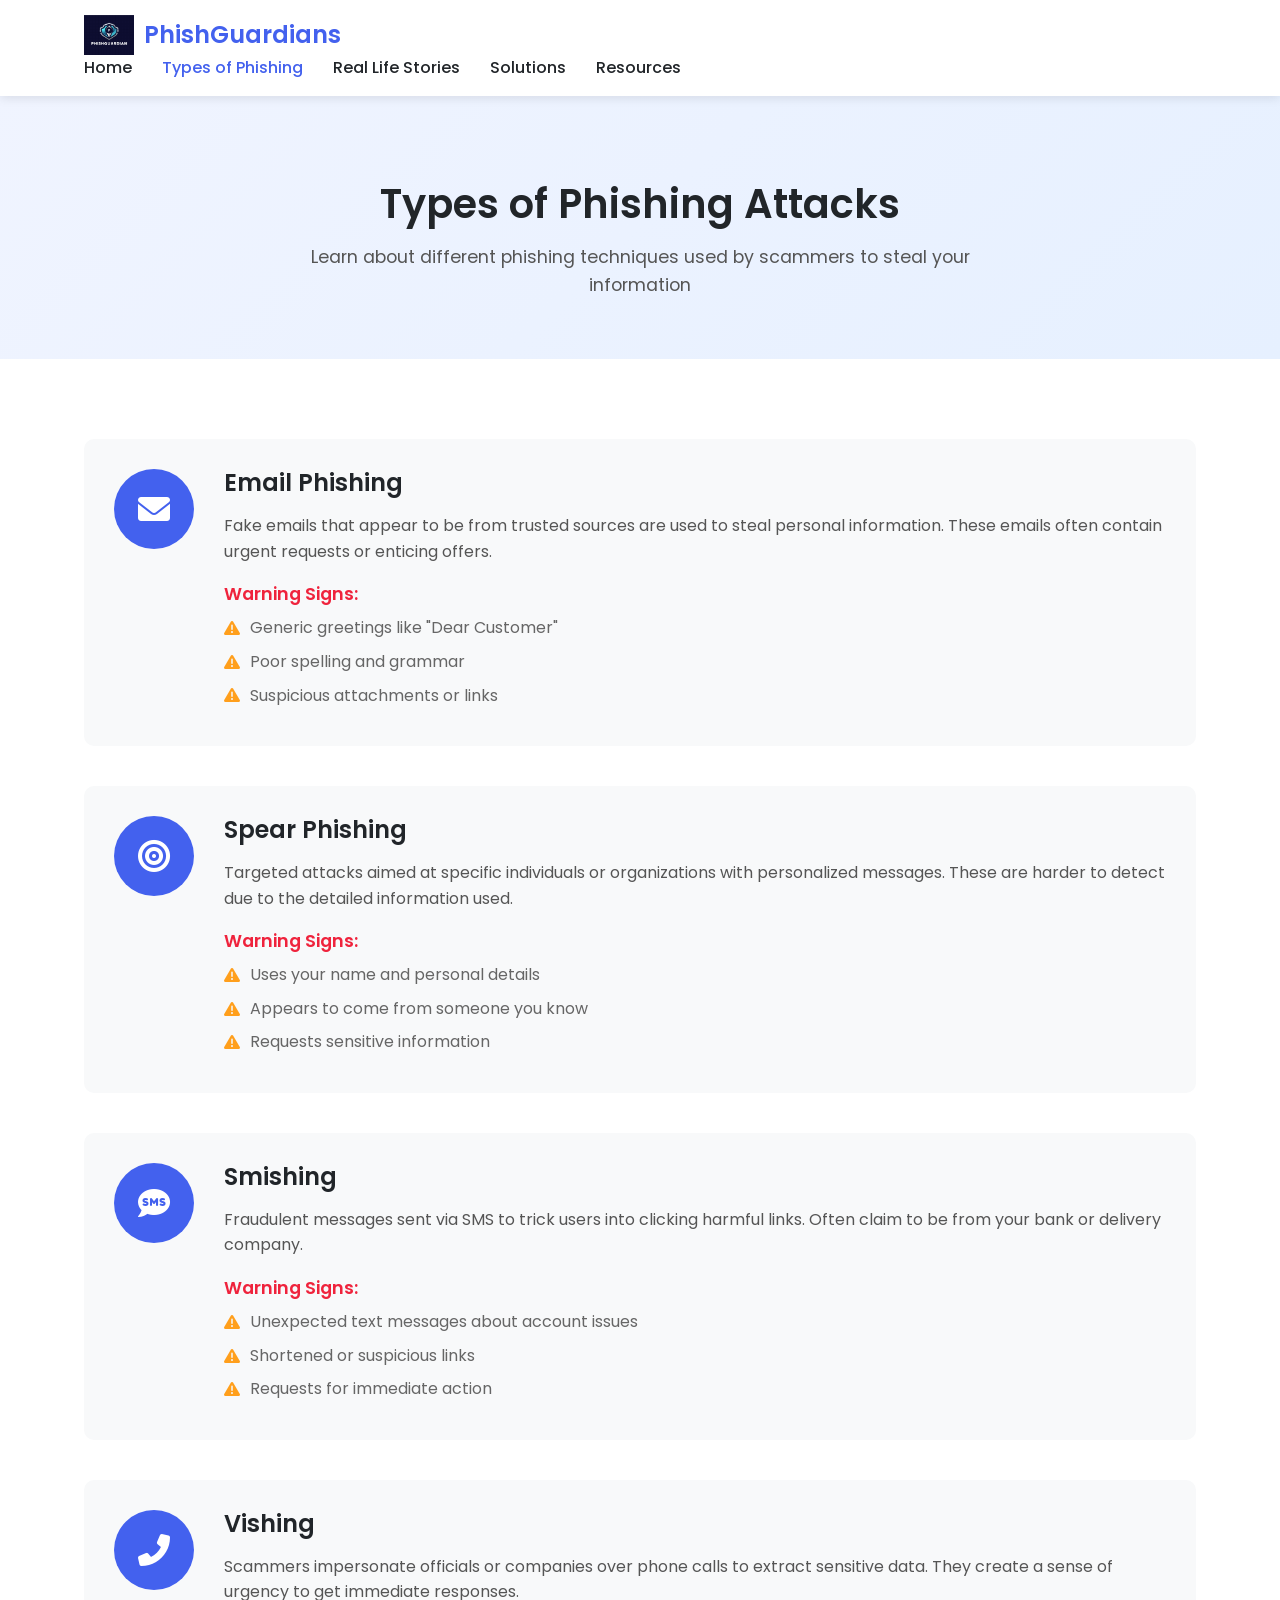
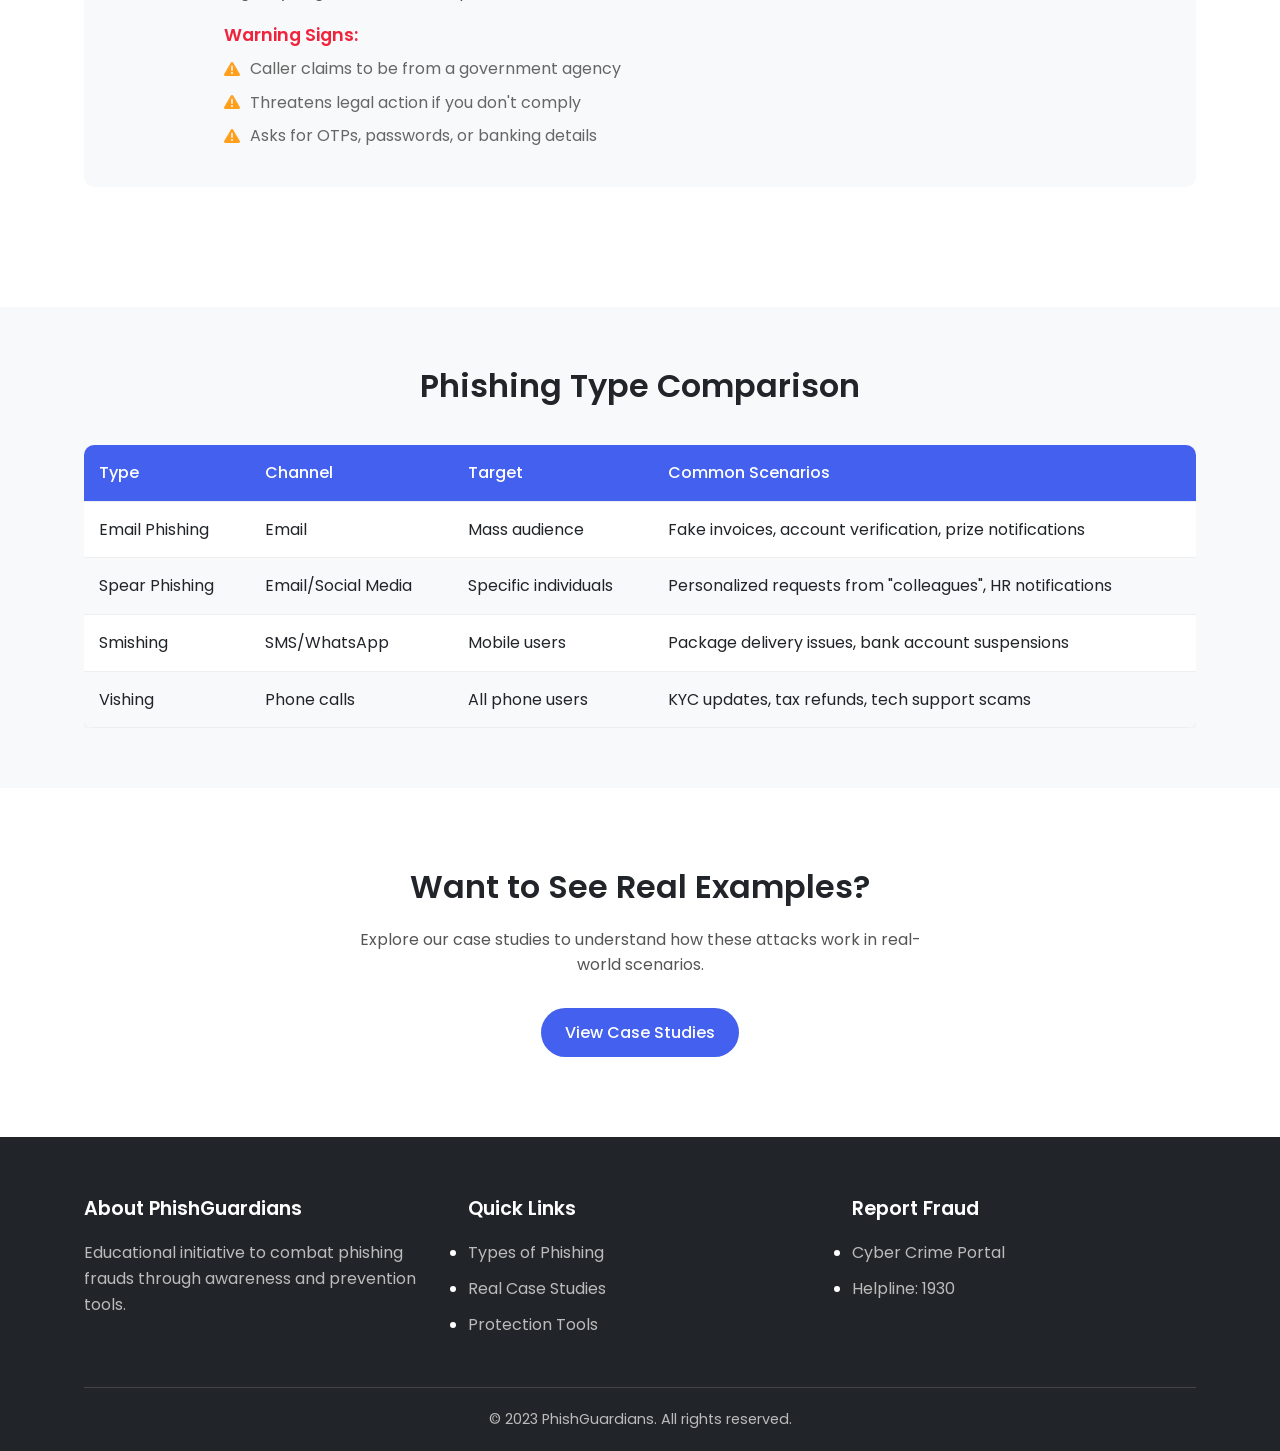
<file: types.html>
<!DOCTYPE html>
<html lang="en">
<head>
    <meta charset="UTF-8">
    <meta name="viewport" content="width=device-width, initial-scale=1.0">
    <title>Types of Phishing | PhishGuardians</title>
    <link rel="stylesheet" href="styles.css">
    <link href="https://fonts.googleapis.com/css2?family=Poppins:wght@300;400;500;600;700&display=swap" rel="stylesheet">
    <link rel="stylesheet" href="https://cdnjs.cloudflare.com/ajax/libs/font-awesome/6.0.0-beta3/css/all.min.css">
</head>
<body>
    <header>
        <div class="container">
            <div class="logo">
                <img src="assets/logo.png" alt="PhishGuardians Logo">
                <h1>PhishGuardians</h1>
            </div>
            <nav>
                <ul>
                    <li><a href="index.html">Home</a></li>
                    <li><a href="types.html" class="active">Types of Phishing</a></li>
                    <li><a href="cases.html">Real Life Stories</a></li>
                    <li><a href="solutions.html">Solutions</a></li>
                    <li><a href="resources.html">Resources</a></li>
                </ul>
                <div class="mobile-menu">
                    <i class="fas fa-bars"></i>
                </div>
            </nav>
        </div>
    </header>

    <section class="page-header">
        <div class="container">
            <h2>Types of Phishing Attacks</h2>
            <p>Learn about different phishing techniques used by scammers to steal your information</p>
        </div>
    </section>

    <section class="phishing-types">
        <div class="container">
            <div class="type-card">
                <div class="type-icon">
                    <i class="fas fa-envelope"></i>
                </div>
                <div class="type-content">
                    <h3>Email Phishing</h3>
                    <p>Fake emails that appear to be from trusted sources are used to steal personal information. These emails often contain urgent requests or enticing offers.</p>
                    <div class="warning-signs">
                        <h4>Warning Signs:</h4>
                        <ul>
                            <li><i class="fas fa-exclamation-triangle"></i> Generic greetings like "Dear Customer"</li>
                            <li><i class="fas fa-exclamation-triangle"></i> Poor spelling and grammar</li>
                            <li><i class="fas fa-exclamation-triangle"></i> Suspicious attachments or links</li>
                        </ul>
                    </div>
                </div>
            </div>

            <div class="type-card">
                <div class="type-icon">
                    <i class="fas fa-bullseye"></i>
                </div>
                <div class="type-content">
                    <h3>Spear Phishing</h3>
                    <p>Targeted attacks aimed at specific individuals or organizations with personalized messages. These are harder to detect due to the detailed information used.</p>
                    <div class="warning-signs">
                        <h4>Warning Signs:</h4>
                        <ul>
                            <li><i class="fas fa-exclamation-triangle"></i> Uses your name and personal details</li>
                            <li><i class="fas fa-exclamation-triangle"></i> Appears to come from someone you know</li>
                            <li><i class="fas fa-exclamation-triangle"></i> Requests sensitive information</li>
                        </ul>
                    </div>
                </div>
            </div>

            <div class="type-card">
                <div class="type-icon">
                    <i class="fas fa-sms"></i>
                </div>
                <div class="type-content">
                    <h3>Smishing</h3>
                    <p>Fraudulent messages sent via SMS to trick users into clicking harmful links. Often claim to be from your bank or delivery company.</p>
                    <div class="warning-signs">
                        <h4>Warning Signs:</h4>
                        <ul>
                            <li><i class="fas fa-exclamation-triangle"></i> Unexpected text messages about account issues</li>
                            <li><i class="fas fa-exclamation-triangle"></i> Shortened or suspicious links</li>
                            <li><i class="fas fa-exclamation-triangle"></i> Requests for immediate action</li>
                        </ul>
                    </div>
                </div>
            </div>

            <div class="type-card">
                <div class="type-icon">
                    <i class="fas fa-phone-alt"></i>
                </div>
                <div class="type-content">
                    <h3>Vishing</h3>
                    <p>Scammers impersonate officials or companies over phone calls to extract sensitive data. They create a sense of urgency to get immediate responses.</p>
                    <div class="warning-signs">
                        <h4>Warning Signs:</h4>
                        <ul>
                            <li><i class="fas fa-exclamation-triangle"></i> Caller claims to be from a government agency</li>
                            <li><i class="fas fa-exclamation-triangle"></i> Threatens legal action if you don't comply</li>
                            <li><i class="fas fa-exclamation-triangle"></i> Asks for OTPs, passwords, or banking details</li>
                        </ul>
                    </div>
                </div>
            </div>
        </div>
    </section>

    <section class="type-comparison">
        <div class="container">
            <h3>Phishing Type Comparison</h3>
            <div class="comparison-table">
                <table>
                    <thead>
                        <tr>
                            <th>Type</th>
                            <th>Channel</th>
                            <th>Target</th>
                            <th>Common Scenarios</th>
                        </tr>
                    </thead>
                    <tbody>
                        <tr>
                            <td>Email Phishing</td>
                            <td>Email</td>
                            <td>Mass audience</td>
                            <td>Fake invoices, account verification, prize notifications</td>
                        </tr>
                        <tr>
                            <td>Spear Phishing</td>
                            <td>Email/Social Media</td>
                            <td>Specific individuals</td>
                            <td>Personalized requests from "colleagues", HR notifications</td>
                        </tr>
                        <tr>
                            <td>Smishing</td>
                            <td>SMS/WhatsApp</td>
                            <td>Mobile users</td>
                            <td>Package delivery issues, bank account suspensions</td>
                        </tr>
                        <tr>
                            <td>Vishing</td>
                            <td>Phone calls</td>
                            <td>All phone users</td>
                            <td>KYC updates, tax refunds, tech support scams</td>
                        </tr>
                    </tbody>
                </table>
            </div>
        </div>
    </section>

    <section class="cta-section">
        <div class="container">
            <h3>Want to See Real Examples?</h3>
            <p>Explore our case studies to understand how these attacks work in real-world scenarios.</p>
            <a href="cases.html" class="btn">View Case Studies</a>
        </div>
    </section>

    <footer>
        <div class="container">
            <div class="footer-content">
                <div class="footer-section">
                    <h4>About PhishGuardians</h4>
                    <p>Educational initiative to combat phishing frauds through awareness and prevention tools.</p>
                </div>
                <div class="footer-section">
                    <h4>Quick Links</h4>
                    <ul>
                        <li><a href="types.html">Types of Phishing</a></li>
                        <li><a href="cases.html">Real Case Studies</a></li>
                        <li><a href="solutions.html">Protection Tools</a></li>
                    </ul>
                </div>
                <div class="footer-section">
                    <h4>Report Fraud</h4>
                    <ul>
                        <li><a href="https://cybercrime.gov.in" target="_blank">Cyber Crime Portal</a></li>
                        <li><a href="tel:1930">Helpline: 1930</a></li>
                    </ul>
                </div>
            </div>
            <div class="footer-bottom">
                <p>&copy; 2023 PhishGuardians. All rights reserved.</p>
            </div>
        </div>
    </footer>

    <script src="script.js"></script>
</body>
</html>
</file>
<file: styles.css>
/* Global Styles */
:root {
    --primary-color: #4361ee;
    --secondary-color: #3f37c9;
    --accent-color: #4cc9f0;
    --light-color: #f8f9fa;
    --dark-color: #212529;
    --danger-color: #ef233c;
    --success-color: #2ec4b6;
    --warning-color: #ff9f1c;
}

* {
    margin: 0;
    padding: 0;
    box-sizing: border-box;
}

body {
    font-family: 'Poppins', sans-serif;
    line-height: 1.6;
    color: var(--dark-color);
    background-color: #ffffff;
}

.container {
    width: 90%;
    max-width: 1200px;
    margin: 0 auto;
    padding: 0 20px;
}

h1, h2, h3, h4, h5, h6 {
    font-weight: 600;
    line-height: 1.2;
}

a {
    text-decoration: none;
    color: var(--primary-color);
}

.btn {
    display: inline-block;
    background-color: var(--primary-color);
    color: white;
    padding: 12px 24px;
    border-radius: 30px;
    font-weight: 500;
    transition: all 0.3s ease;
    border: none;
    cursor: pointer;
}

.btn:hover {
    background-color: var(--secondary-color);
    transform: translateY(-2px);
    box-shadow: 0 5px 15px rgba(0, 0, 0, 0.1);
}

/* Header Styles */
header {
    background-color: white;
    box-shadow: 0 2px 10px rgba(0, 0, 0, 0.1);
    position: fixed;
    width: 100%;
    top: 0;
    z-index: 1000;
    padding: 15px 0;
}

.logo {
    display: flex;
    align-items: center;
    gap: 10px;
}

.logo img {
    height: 40px;
}

.logo h1 {
    color: var(--primary-color);
    font-size: 1.5rem;
}

nav ul {
    display: flex;
    list-style: none;
    gap: 30px;
}

nav a {
    color: var(--dark-color);
    font-weight: 500;
    transition: color 0.3s;
}

nav a:hover, nav a.active {
    color: var(--primary-color);
}

.mobile-menu {
    display: none;
    font-size: 1.5rem;
    cursor: pointer;
}

/* Hero Section */
.hero {
    padding: 150px 0 80px;
    background: linear-gradient(135deg, #f0f4ff 0%, #e6f0ff 100%);
}

.hero .container {
    display: flex;
    align-items: center;
    justify-content: space-between;
    gap: 50px;
}

.hero-content {
    flex: 1;
}

.hero-content h2 {
    font-size: 2.5rem;
    margin-bottom: 20px;
    color: var(--dark-color);
}

.hero-content p {
    font-size: 1.1rem;
    margin-bottom: 30px;
    color: #555;
}

.hero-image {
    flex: 1;
    text-align: center;
}

.hero-image img {
    max-width: 100%;
    height: auto;
    border-radius: 10px;
    box-shadow: 0 10px 30px rgba(0, 0, 0, 0.1);
}

/* Stats Section */
.stats {
    padding: 80px 0;
    background-color: white;
}

.stats h3 {
    text-align: center;
    margin-bottom: 50px;
    font-size: 2rem;
    color: var(--dark-color);
}

.stats-grid {
    display: grid;
    grid-template-columns: repeat(auto-fit, minmax(250px, 1fr));
    gap: 30px;
}

.stat-card {
    background-color: var(--light-color);
    padding: 30px;
    border-radius: 10px;
    text-align: center;
    transition: transform 0.3s;
}

.stat-card:hover {
    transform: translateY(-10px);
}

.stat-card h4 {
    font-size: 2rem;
    color: var(--primary-color);
    margin-bottom: 10px;
}

.stat-card p {
    color: #666;
}

/* Quick Tips Section */
.quick-tips {
    padding: 80px 0;
    background-color: #f8f9fa;
}

.quick-tips h3 {
    text-align: center;
    margin-bottom: 50px;
    font-size: 2rem;
    color: var(--dark-color);
}

.tips-grid {
    display: grid;
    grid-template-columns: repeat(auto-fit, minmax(250px, 1fr));
    gap: 30px;
}

.tip-card {
    background-color: white;
    padding: 30px;
    border-radius: 10px;
    text-align: center;
    box-shadow: 0 5px 15px rgba(0, 0, 0, 0.05);
    transition: all 0.3s;
}

.tip-card:hover {
    transform: translateY(-5px);
    box-shadow: 0 10px 25px rgba(0, 0, 0, 0.1);
}

.tip-card i {
    font-size: 2.5rem;
    color: var(--primary-color);
    margin-bottom: 20px;
}

.tip-card h4 {
    margin-bottom: 15px;
    color: var(--dark-color);
}

.tip-card p {
    color: #666;
}

/* Footer Styles */
footer {
    background-color: var(--dark-color);
    color: white;
    padding: 60px 0 20px;
}

.footer-content {
    display: grid;
    grid-template-columns: repeat(auto-fit, minmax(250px, 1fr));
    gap: 40px;
    margin-bottom: 40px;
}

.footer-section h4 {
    margin-bottom: 20px;
    font-size: 1.2rem;
}

.footer-section p, .footer-section a {
    color: #bbb;
    margin-bottom: 10px;
    display: block;
}

.footer-section a:hover {
    color: white;
}

.footer-bottom {
    text-align: center;
    padding-top: 20px;
    border-top: 1px solid #444;
    color: #bbb;
    font-size: 0.9rem;
}

/* Responsive Styles */
@media (max-width: 992px) {
    .hero .container {
        flex-direction: column;
        text-align: center;
    }
    
    .hero-content, .hero-image {
        flex: none;
        width: 100%;
    }
}

@media (max-width: 768px) {
    nav ul {
        display: none;
        position: absolute;
        top: 80px;
        left: 0;
        width: 100%;
        background-color: white;
        flex-direction: column;
        align-items: center;
        padding: 20px 0;
        box-shadow: 0 5px 10px rgba(0, 0, 0, 0.1);
    }
    
    nav ul.active {
        display: flex;
    }
    
    .mobile-menu {
        display: block;
    }
    
    .hero-content h2 {
        font-size: 2rem;
    }
    
    .hero {
        padding: 120px 0 60px;
    }
}

@media (max-width: 576px) {
    .hero-content h2 {
        font-size: 1.8rem;
    }
    
    .btn {
        padding: 10px 20px;
    }
    
    .stats-grid, .tips-grid {
        grid-template-columns: 1fr;
    }
}
/* Types Page Specific Styles */
.page-header {
    padding: 100px 0 60px;
    background: linear-gradient(135deg, #f0f4ff 0%, #e6f0ff 100%);
    text-align: center;
    margin-top: 80px;
}

.page-header h2 {
    font-size: 2.5rem;
    margin-bottom: 15px;
    color: var(--dark-color);
}

.page-header p {
    font-size: 1.1rem;
    color: #555;
    max-width: 700px;
    margin: 0 auto;
}

.phishing-types {
    padding: 80px 0;
    background-color: white;
}

.type-card {
    display: flex;
    gap: 30px;
    margin-bottom: 40px;
    background-color: #f8f9fa;
    border-radius: 10px;
    padding: 30px;
    transition: all 0.3s;
}

.type-card:hover {
    transform: translateY(-5px);
    box-shadow: 0 10px 30px rgba(0, 0, 0, 0.1);
}

.type-icon {
    flex: 0 0 80px;
    height: 80px;
    background-color: var(--primary-color);
    border-radius: 50%;
    display: flex;
    align-items: center;
    justify-content: center;
    color: white;
    font-size: 2rem;
}

.type-content {
    flex: 1;
}

.type-content h3 {
    font-size: 1.5rem;
    margin-bottom: 15px;
    color: var(--dark-color);
}

.type-content p {
    margin-bottom: 20px;
    color: #555;
}

.warning-signs h4 {
    font-size: 1.1rem;
    margin-bottom: 10px;
    color: var(--danger-color);
}

.warning-signs ul {
    list-style: none;
}

.warning-signs li {
    margin-bottom: 8px;
    display: flex;
    align-items: center;
    gap: 10px;
    color: #666;
}

.warning-signs i {
    color: var(--warning-color);
}

.type-comparison {
    padding: 60px 0;
    background-color: #f8f9fa;
}

.type-comparison h3 {
    text-align: center;
    margin-bottom: 40px;
    font-size: 2rem;
}

.comparison-table {
    overflow-x: auto;
}

table {
    width: 100%;
    border-collapse: collapse;
    background-color: white;
    box-shadow: 0 5px 15px rgba(0, 0, 0, 0.05);
    border-radius: 10px;
    overflow: hidden;
}

th, td {
    padding: 15px;
    text-align: left;
    border-bottom: 1px solid #eee;
}

th {
    background-color: var(--primary-color);
    color: white;
    font-weight: 500;
}

tr:nth-child(even) {
    background-color: #f8f9fa;
}

tr:hover {
    background-color: #f0f4ff;
}

.cta-section {
    padding: 80px 0;
    text-align: center;
    background-color: white;
}

.cta-section h3 {
    font-size: 2rem;
    margin-bottom: 20px;
    color: var(--dark-color);
}

.cta-section p {
    max-width: 600px;
    margin: 0 auto 30px;
    color: #555;
}

/* Responsive Adjustments */
@media (max-width: 768px) {
    .type-card {
        flex-direction: column;
    }
    
    .type-icon {
        margin-bottom: 20px;
    }
    
    .page-header {
        padding: 80px 0 40px;
        margin-top: 60px;
    }
}

@media (max-width: 576px) {
    .page-header h2 {
        font-size: 2rem;
    }
    
    .type-comparison h3, .cta-section h3 {
        font-size: 1.8rem;
    }
    
    th, td {
        padding: 10px;
        font-size: 0.9rem;
    }
}
/* Case Studies Page Specific Styles */
.case-studies {
    padding: 60px 0;
    background-color: white;
}

.case-tabs {
    display: flex;
    justify-content: center;
    margin-bottom: 40px;
    border-bottom: 1px solid #eee;
    flex-wrap: wrap;
}

.tab-btn {
    padding: 12px 25px;
    background: none;
    border: none;
    border-bottom: 3px solid transparent;
    font-size: 1rem;
    font-weight: 500;
    cursor: pointer;
    transition: all 0.3s;
    color: #666;
}

.tab-btn.active {
    color: var(--primary-color);
    border-bottom: 3px solid var(--primary-color);
}

.tab-btn:hover {
    color: var(--primary-color);
}

.case-content {
    display: none;
}

.case-content.active {
    display: block;
}

.case-header {
    display: flex;
    justify-content: space-between;
    align-items: center;
    margin-bottom: 40px;
    flex-wrap: wrap;
    gap: 20px;
}

.victim-profile {
    display: flex;
    align-items: center;
    gap: 20px;
}

.avatar {
    width: 60px;
    height: 60px;
    border-radius: 50%;
    background-color: var(--primary-color);
    color: white;
    display: flex;
    align-items: center;
    justify-content: center;
    font-size: 1.5rem;
    font-weight: 600;
}

.victim-info h3 {
    font-size: 1.5rem;
    margin-bottom: 5px;
}

.victim-info p {
    color: #666;
}

.case-stats {
    display: flex;
    gap: 30px;
}

.stat {
    text-align: center;
}

.stat h4 {
    font-size: 0.9rem;
    color: #666;
    margin-bottom: 5px;
}

.stat p {
    font-weight: 600;
    font-size: 1.1rem;
}

.case-details {
    max-width: 800px;
    margin: 0 auto;
}

.case-details h4 {
    font-size: 1.3rem;
    margin: 30px 0 20px;
    color: var(--dark-color);
}

.timeline {
    position: relative;
    padding-left: 30px;
    margin: 30px 0;
}

.timeline::before {
    content: '';
    position: absolute;
    left: 0;
    top: 0;
    bottom: 0;
    width: 2px;
    background-color: var(--primary-color);
}

.timeline-item {
    position: relative;
    margin-bottom: 30px;
}

.timeline-marker {
    position: absolute;
    left: -36px;
    top: 0;
    width: 20px;
    height: 20px;
    border-radius: 50%;
    background-color: var(--primary-color);
    border: 4px solid white;
    box-shadow: 0 0 0 2px var(--primary-color);
}

.timeline-content {
    background-color: #f8f9fa;
    padding: 20px;
    border-radius: 8px;
    box-shadow: 0 3px 10px rgba(0, 0, 0, 0.05);
}

.timeline-content h5 {
    font-size: 1.1rem;
    margin-bottom: 10px;
    color: var(--primary-color);
}

.aftermath-grid {
    display: grid;
    grid-template-columns: repeat(auto-fit, minmax(250px, 1fr));
    gap: 20px;
    margin: 30px 0;
}

.outcome-card {
    background-color: #f8f9fa;
    padding: 20px;
    border-radius: 8px;
    text-align: center;
}

.outcome-card i {
    font-size: 2rem;
    color: var(--primary-color);
    margin-bottom: 15px;
}

.outcome-card h5 {
    margin-bottom: 10px;
    font-size: 1.1rem;
}

.takeaways {
    list-style: none;
    margin: 20px 0;
}

.takeaways li {
    margin-bottom: 10px;
    display: flex;
    align-items: center;
    gap: 10px;
}

.takeaways i {
    color: var(--success-color);
}

.vulnerabilities {
    display: flex;
    gap: 20px;
    margin: 30px 0;
    flex-wrap: wrap;
}

.vuln-card {
    flex: 1;
    min-width: 200px;
    background-color: #fff8f0;
    padding: 20px;
    border-radius: 8px;
    text-align: center;
    border-left: 4px solid var(--warning-color);
}

.vuln-card i {
    font-size: 1.5rem;
    color: var(--warning-color);
    margin-bottom: 10px;
}

.lessons-grid {
    display: grid;
    grid-template-columns: repeat(auto-fit, minmax(250px, 1fr));
    gap: 20px;
    margin: 30px 0;
}

.lesson-card {
    background-color: #f0f8ff;
    padding: 20px;
    border-radius: 8px;
    text-align: center;
    border-left: 4px solid var(--accent-color);
}

.lesson-card i {
    font-size: 1.5rem;
    color: var(--accent-color);
    margin-bottom: 10px;
}

.lesson-card h5 {
    margin-bottom: 10px;
}

.action-steps {
    margin: 20px 0;
    padding-left: 20px;
}

.action-steps li {
    margin-bottom: 10px;
}

.case-cta {
    padding: 60px 0;
    background-color: #f8f9fa;
}

.cta-box {
    max-width: 800px;
    margin: 0 auto;
    text-align: center;
    background-color: white;
    padding: 40px;
    border-radius: 10px;
    box-shadow: 0 5px 20px rgba(0, 0, 0, 0.05);
}

.cta-box h3 {
    font-size: 1.8rem;
    margin-bottom: 15px;
}

/* Responsive Adjustments */
@media (max-width: 768px) {
    .case-header {
        flex-direction: column;
        align-items: flex-start;
    }
    
    .case-stats {
        width: 100%;
        justify-content: space-between;
    }
    
    .tab-btn {
        padding: 10px 15px;
        font-size: 0.9rem;
    }
}

@media (max-width: 576px) {
    .victim-profile {
        flex-direction: column;
        align-items: flex-start;
        gap: 10px;
    }
    
    .case-stats {
        gap: 15px;
    }
    
    .cta-box {
        padding: 30px 20px;
    }
    
    .cta-box h3 {
        font-size: 1.5rem;
    }
}
/* Solutions Page Specific Styles */
.solution-categories {
    padding: 60px 0;
    background-color: #f8f9fa;
}

.category-tabs {
    display: flex;
    gap: 15px;
    margin-bottom: 40px;
    flex-wrap: wrap;
    justify-content: center;
}

.cat-btn {
    padding: 10px 20px;
    background-color: white;
    border: 1px solid #ddd;
    border-radius: 30px;
    font-size: 0.9rem;
    font-weight: 500;
    cursor: pointer;
    transition: all 0.3s;
}

.cat-btn.active {
    background-color: var(--primary-color);
    color: white;
    border-color: var(--primary-color);
}

.cat-btn:hover {
    border-color: var(--primary-color);
    color: var(--primary-color);
}

.solutions-grid {
    display: grid;
    grid-template-columns: repeat(auto-fill, minmax(350px, 1fr));
    gap: 30px;
}

.solution-card {
    background-color: white;
    border-radius: 10px;
    overflow: hidden;
    box-shadow: 0 5px 15px rgba(0, 0, 0, 0.05);
    transition: all 0.3s;
    display: flex;
}

.solution-card:hover {
    transform: translateY(-5px);
    box-shadow: 0 10px 25px rgba(0, 0, 0, 0.1);
}

.solution-icon {
    flex: 0 0 80px;
    background-color: var(--primary-color);
    display: flex;
    align-items: center;
    justify-content: center;
    color: white;
    font-size: 1.5rem;
}

.solution-content {
    flex: 1;
    padding: 20px;
}

.solution-content h3 {
    font-size: 1.3rem;
    margin-bottom: 10px;
    color: var(--dark-color);
}

.solution-features {
    margin: 15px 0;
    padding: 15px;
    background-color: #f8f9fa;
    border-radius: 8px;
}

.solution-features h4 {
    font-size: 1rem;
    margin-bottom: 10px;
    color: var(--primary-color);
}

.solution-features ul {
    list-style: none;
}

.solution-features li {
    margin-bottom: 8px;
    font-size: 0.9rem;
    color: #555;
    position: relative;
    padding-left: 15px;
}

.solution-features li::before {
    content: '•';
    position: absolute;
    left: 0;
    color: var(--primary-color);
}

.btn-outline {
    display: inline-block;
    padding: 8px 20px;
    border: 1px solid var(--primary-color);
    color: var(--primary-color);
    border-radius: 30px;
    font-weight: 500;
    transition: all 0.3s;
    background-color: transparent;
    cursor: pointer;
}

.btn-outline:hover {
    background-color: var(--primary-color);
    color: white;
}

.interactive-tools {
    padding: 60px 0;
    background-color: white;
}

.tool-container {
    max-width: 800px;
    margin: 0 auto;
    background-color: #f8f9fa;
    padding: 30px;
    border-radius: 10px;
    box-shadow: 0 5px 15px rgba(0, 0, 0, 0.05);
}

.tool-container h3 {
    text-align: center;
    margin-bottom: 30px;
    color: var(--primary-color);
}

.scenario-selector, .verification-form {
    display: flex;
    gap: 15px;
    margin-bottom: 30px;
}

.scenario-selector select, .verification-form input {
    flex: 1;
    padding: 12px 15px;
    border: 1px solid #ddd;
    border-radius: 5px;
    font-family: 'Poppins', sans-serif;
}

.simulation-area, .verification-result, .quiz-result {
    padding: 20px;
    background-color: white;
    border-radius: 8px;
    margin-top: 20px;
}

.simulation-message {
    padding: 20px;
    background-color: #e9f5ff;
    border-left: 4px solid var(--primary-color);
    margin-bottom: 20px;
    border-radius: 5px;
}

.simulation-options {
    display: grid;
    gap: 15px;
}

.sim-option {
    padding: 15px;
    background-color: #f8f9fa;
    border: 1px solid #ddd;
    border-radius: 5px;
    cursor: pointer;
    transition: all 0.3s;
}

.sim-option:hover {
    background-color: #e9f5ff;
    border-color: var(--primary-color);
}

.simulation-feedback {
    margin-top: 30px;
    padding: 20px;
    border-radius: 8px;
}

.correct-feedback {
    background-color: #e6ffed;
    border-left: 4px solid var(--success-color);
}

.incorrect-feedback {
    background-color: #ffebeb;
    border-left: 4px solid var(--danger-color);
}

.quiz-progress {
    text-align: center;
    margin-bottom: 20px;
    color: #666;
}

.quiz-question {
    font-size: 1.1rem;
    margin-bottom: 20px;
    font-weight: 500;
}

.quiz-options {
    display: grid;
    gap: 15px;
}

.quiz-option {
    padding: 15px;
    background-color: #f8f9fa;
    border: 1px solid #ddd;
    border-radius: 5px;
    cursor: pointer;
    transition: all 0.3s;
}

.quiz-option:hover {
    background-color: #e9f5ff;
}

.quiz-option.selected {
    background-color: var(--primary-color);
    color: white;
    border-color: var(--primary-color);
}

.hidden {
    display: none !important;
}

.protection-guides {
    padding: 60px 0;
    background-color: #f8f9fa;
}

.protection-guides h3 {
    text-align: center;
    margin-bottom: 40px;
    color: var(--dark-color);
}

.guide-tabs {
    display: flex;
    justify-content: center;
    margin-bottom: 40px;
    flex-wrap: wrap;
    gap: 10px;
}

.guide-btn {
    padding: 10px 25px;
    background: none;
    border: none;
    border-bottom: 3px solid transparent;
    font-size: 1rem;
    font-weight: 500;
    cursor: pointer;
    transition: all 0.3s;
    color: #666;
}

.guide-btn.active {
    color: var(--primary-color);
    border-bottom: 3px solid var(--primary-color);
}

.guide-btn:hover {
    color: var(--primary-color);
}

.guide-content {
    display: none;
}

.guide-content.active {
    display: block;
}

.guide-content h4 {
    text-align: center;
    margin-bottom: 30px;
    font-size: 1.5rem;
    color: var(--dark-color);
}

.guide-grid {
    display: grid;
    grid-template-columns: repeat(auto-fit, minmax(300px, 1fr));
    gap: 30px;
}

.guide-card {
    background-color: white;
    padding: 25px;
    border-radius: 8px;
    box-shadow: 0 5px 15px rgba(0, 0, 0, 0.05);
}

.guide-card i {
    font-size: 2rem;
    color: var(--primary-color);
    margin-bottom: 15px;
}

.guide-card h5 {
    font-size: 1.2rem;
    margin-bottom: 15px;
}

.guide-card ul {
    list-style: none;
}

.guide-card li {
    margin-bottom: 10px;
    padding-left: 20px;
    position: relative;
}

.guide-card li::before {
    content: '•';
    position: absolute;
    left: 0;
    color: var(--primary-color);
    font-weight: bold;
}

/* Responsive Adjustments */
@media (max-width: 768px) {
    .solutions-grid {
        grid-template-columns: 1fr;
    }
    
    .scenario-selector, .verification-form {
        flex-direction: column;
    }
    
    .guide-tabs {
        flex-direction: column;
        align-items: center;
    }
    
    .guide-btn {
        width: 100%;
        text-align: center;
        border-bottom: none;
        border-left: 3px solid transparent;
    }
    
    .guide-btn.active {
        border-bottom: none;
        border-left: 3px solid var(--primary-color);
    }
}

@media (max-width: 576px) {
    .solution-card {
        flex-direction: column;
    }
    
    .solution-icon {
        width: 100%;
        padding: 20px 0;
    }
    
    .tool-container {
        padding: 20px 15px;
    }
}
/* Resources Page Specific Styles */
.emergency-section {
    padding: 40px 0;
}

.emergency-card {
    background: linear-gradient(135deg, #ff4d4d 0%, #cc0000 100%);
    border-radius: 10px;
    padding: 30px;
    color: white;
    display: flex;
    gap: 30px;
    align-items: center;
}

.emergency-icon {
    font-size: 3rem;
}

.emergency-content h3 {
    font-size: 1.8rem;
    margin-bottom: 15px;
}

.emergency-content ol {
    margin: 20px 0;
    padding-left: 20px;
}

.emergency-content li {
    margin-bottom: 10px;
}

.emergency-buttons {
    display: flex;
    gap: 15px;
    flex-wrap: wrap;
    margin-top: 25px;
}

.btn-emergency {
    display: flex;
    align-items: center;
    gap: 10px;
    background-color: white;
    color: #cc0000;
    padding: 12px 20px;
    border-radius: 5px;
    font-weight: 600;
    transition: all 0.3s;
}

.btn-emergency:hover {
    background-color: #f0f0f0;
    transform: translateY(-2px);
}

.btn-emergency.pulse {
    animation: pulse 1.5s infinite;
}

@keyframes pulse {
    0% { transform: scale(1); }
    50% { transform: scale(1.05); }
    100% { transform: scale(1); }
}

.resource-categories {
    padding: 60px 0;
    background-color: #f8f9fa;
}

.resources-grid {
    display: grid;
    grid-template-columns: repeat(auto-fill, minmax(350px, 1fr));
    gap: 30px;
    margin-top: 40px;
}

.resource-card {
    background-color: white;
    border-radius: 10px;
    overflow: hidden;
    box-shadow: 0 5px 15px rgba(0, 0, 0, 0.05);
    display: flex;
    transition: all 0.3s;
}

.resource-card:hover {
    transform: translateY(-5px);
    box-shadow: 0 10px 25px rgba(0, 0, 0, 0.1);
}

.resource-icon {
    flex: 0 0 80px;
    background-color: var(--primary-color);
    display: flex;
    align-items: center;
    justify-content: center;
    color: white;
    font-size: 1.5rem;
}

.resource-content {
    flex: 1;
    padding: 20px;
}

.resource-content h3 {
    font-size: 1.2rem;
    margin-bottom: 10px;
    color: var(--dark-color);
}

.btn-link {
    display: inline-flex;
    align-items: center;
    gap: 8px;
    color: var(--primary-color);
    font-weight: 500;
    margin-top: 15px;
    cursor: pointer;
}

.bank-numbers, .upi-features {
    margin-top: 15px;
    padding: 15px;
    background-color: #f8f9fa;
    border-radius: 5px;
}

.bank-numbers ul, .upi-features ul {
    list-style: none;
}

.bank-numbers li, .upi-features li {
    margin-bottom: 8px;
    display: flex;
    align-items: center;
    gap: 10px;
}

.mobile-apps {
    padding: 60px 0;
    background-color: white;
}

.mobile-apps h3 {
    text-align: center;
    margin-bottom: 40px;
    color: var(--dark-color);
}

.apps-grid {
    display: grid;
    grid-template-columns: repeat(auto-fill, minmax(300px, 1fr));
    gap: 30px;
}

.app-card {
    background-color: #f8f9fa;
    border-radius: 10px;
    padding: 25px;
    display: flex;
    gap: 20px;
    align-items: center;
    transition: all 0.3s;
}

.app-card:hover {
    transform: translateY(-5px);
    box-shadow: 0 10px 20px rgba(0, 0, 0, 0.1);
}

.app-icon img {
    width: 60px;
    height: 60px;
    border-radius: 15px;
    object-fit: cover;
}

.app-content h4 {
    margin-bottom: 5px;
}

.app-badges {
    display: flex;
    gap: 10px;
    margin-top: 15px;
}

.app-badges img {
    height: 40px;
    transition: transform 0.3s;
}

.app-badges a:hover img {
    transform: scale(1.05);
}

.newsletter {
    padding: 60px 0;
    background-color: var(--primary-color);
    color: white;
}

.newsletter-box {
    max-width: 900px;
    margin: 0 auto;
    display: flex;
    justify-content: space-between;
    align-items: center;
    flex-wrap: wrap;
    gap: 30px;
}

.newsletter-content h3 {
    font-size: 1.8rem;
    margin-bottom: 10px;
}

.newsletter-form {
    display: flex;
    gap: 10px;
    flex: 1;
    min-width: 300px;
}

.newsletter-form input {
    flex: 1;
    padding: 12px 15px;
    border: none;
    border-radius: 5px;
    font-family: 'Poppins', sans-serif;
}

.success-message {
    display: flex;
    align-items: center;
    gap: 10px;
    background-color: white;
    color: var(--success-color);
    padding: 15px;
    border-radius: 5px;
}

.success-message i {
    font-size: 1.5rem;
}

/* Responsive Adjustments */
@media (max-width: 768px) {
    .emergency-card {
        flex-direction: column;
        text-align: center;
    }
    
    .emergency-icon {
        margin-bottom: 20px;
    }
    
    .emergency-buttons {
        justify-content: center;
    }
    
    .resources-grid {
        grid-template-columns: 1fr;
    }
    
    .newsletter-box {
        flex-direction: column;
        text-align: center;
    }
    
    .newsletter-form {
        width: 100%;
    }
}

@media (max-width: 576px) {
    .resource-card {
        flex-direction: column;
    }
    
    .resource-icon {
        width: 100%;
        padding: 20px 0;
    }
    
    .app-card {
        flex-direction: column;
        text-align: center;
    }
    
    .app-badges {
        justify-content: center;
    }
}
/* Did You Know Pop-up Styles */
.did-you-know-popup {
    display: none;
    position: fixed;
    bottom: 20px;
    right: 20px;
    width: 300px;
    background: linear-gradient(135deg, #6e45e2 0%, #88d3ce 100%);
    color: white;
    border-radius: 10px;
    box-shadow: 0 5px 15px rgba(0,0,0,0.3);
    z-index: 1000;
    padding: 15px;
    animation: slideIn 0.5s ease-out;
}

.popup-content {
    position: relative;
}

.close-btn {
    position: absolute;
    top: -10px;
    right: -10px;
    cursor: pointer;
    background: white;
    color: #6e45e2;
    border-radius: 50%;
    width: 25px;
    height: 25px;
    display: flex;
    align-items: center;
    justify-content: center;
    font-weight: bold;
}

#nextFact {
    background: white;
    color: #6e45e2;
    border: none;
    padding: 8px 15px;
    border-radius: 20px;
    margin-top: 10px;
    cursor: pointer;
    font-weight: bold;
}

@keyframes slideIn {
    from { transform: translateY(100px); opacity: 0; }
    to { transform: translateY(0); opacity: 1; }
}
/* Text Logo Styles */
.logo-container {
    padding: 15px 20px;
    margin-bottom: 20px;
    border-bottom: 1px solid rgba(255, 255, 255, 0.1);
}

.text-logo {
    display: flex;
    align-items: center;
    font-family: 'Arial Black', 'Arial Bold', Gadget, sans-serif;
    font-size: 24px;
    font-weight: 900;
    color: white;
    text-transform: uppercase;
    letter-spacing: 1px;
}

.logo-p {
    color: #6e45e2; /* Purple color */
    font-size: 32px;
    margin-right: 2px;
    text-shadow: 0 2px 4px rgba(0, 0, 0, 0.2);
}

.logo-text {
    background: linear-gradient(135deg, #6e45e2 0%, #88d3ce 100%);
    -webkit-background-clip: text;
    background-clip: text;
    -webkit-text-fill-color: transparent;
    text-shadow: 0 2px 4px rgba(0, 0, 0, 0.1);
}

/* For mobile/small screens */
@media (max-width: 768px) {
    .text-logo {
        font-size: 20px;
    }
    .logo-p {
        font-size: 28px;
    
    }
}
/* Text Logo Styles */
.logo-container {
    padding: 15px 20px;
    margin-bottom: 20px;
    border-bottom: 1px solid rgba(255, 255, 255, 0.1);
}

.text-logo {
    display: flex;
    align-items: center;
    font-family: 'Arial Black', 'Arial Bold', Gadget, sans-serif;
    font-size: 24px;
    font-weight: 900;
    color: white;
    text-transform: uppercase;
    letter-spacing: 1px;
}

.logo-p {
    color: #6e45e2; /* Purple color */
    font-size: 32px;
    margin-right: 2px;
    text-shadow: 0 2px 4px rgba(0, 0, 0, 0.2);
}

.logo-text {
    background: linear-gradient(135deg, #6e45e2 0%, #88d3ce 100%);
    -webkit-background-clip: text;
    background-clip: text;
    -webkit-text-fill-color: transparent;
    text-shadow: 0 2px 4px rgba(0, 0, 0, 0.1);
}

/* For mobile/small screens */
@media (max-width: 768px) {
    .text-logo {
        font-size: 20px;
    }
    .logo-p {
        font-size: 28px;
    }
}
.popup-content {
    background: #f8f9fa;
    border: 2px solid #dc3545;
    max-width: 450px;
}

.popup-header {
    display: flex;
    align-items: center;
    gap: 15px;
    margin-bottom: 1rem;
}

.blink {
    animation: blink 1s infinite;
    color: #dc3545;
}

@keyframes blink {
    50% { opacity: 0; }
}

#scamFact {
    font-size: 1.1rem;
    margin: 1rem 0;
    min-height: 80px;
}

#nextTip {
    background: #007bff;
    color: white;
    border: none;
    padding: 5px 15px;
    border-radius: 4px;
    cursor: pointer;
    margin-right: 10px;
}
.popup-overlay {
    display: none;
    position: fixed;
    top: 0;
    left: 0;
    width: 100%;
    height: 100%;
    background: rgba(0,0,0,0.7);
    z-index: 9999;
    justify-content: center;
    align-items: center;
}

.popup-content {
    background: white;
    padding: 20px;
    border-radius: 10px;
    width: 90%;
    max-width: 500px;
    text-align: center;
}

.close-popup {
    float: right;
    cursor: pointer;
    font-weight: bold;
}
/* Popup Styles */
.popup-overlay {
    display: none;
    position: fixed;
    top: 0;
    left: 0;
    width: 100%;
    height: 100%;
    background: rgba(0,0,0,0.7);
    z-index: 9999;
    justify-content: center;
    align-items: center;
}

.popup-content {
    background: #fff;
    padding: 25px;
    border-radius: 10px;
    width: 90%;
    max-width: 500px;
    position: relative;
    animation: fadeIn 0.3s ease-in;
}

.popup-header {
    border-bottom: 2px solid #ff4444;
    margin-bottom: 15px;
    padding-bottom: 10px;
}

.shield-icon {
    height: 40px;
    margin-right: 15px;
}

.close-popup {
    position: absolute;
    top: 15px;
    right: 20px;
    font-size: 28px;
    cursor: pointer;
    color: #666;
}

.popup-body {
    font-size: 16px;
    line-height: 1.6;
    color: #333;
}

.popup-footer {
    margin-top: 15px;
    font-size: 12px;
    color: #666;
}

@keyframes fadeIn {
    from { opacity: 0; transform: translateY(-20px); }
    to { opacity: 1; transform: translateY(0); }
}/* Popup Styles */
.popup-overlay {
    display: none;
    position: fixed;
    top: 0;
    left: 0;
    width: 100%;
    height: 100%;
    background: rgba(0,0,0,0.7);
    z-index: 9999;
    justify-content: center;
    align-items: center;
}

.popup-content {
    background: #fff;
    padding: 25px;
    border-radius: 10px;
    width: 90%;
    max-width: 500px;
    position: relative;
    animation: fadeIn 0.3s ease-in;
}

.popup-header {
    border-bottom: 2px solid #ff4444;
    margin-bottom: 15px;
    padding-bottom: 10px;
}

.shield-icon {
    height: 40px;
    margin-right: 15px;
}

.close-popup {
    position: absolute;
    top: 15px;
    right: 20px;
    font-size: 28px;
    cursor: pointer;
    color: #666;
}

.popup-body {
    font-size: 16px;
    line-height: 1.6;
    color: #333;
}

.popup-footer {
    margin-top: 15px;
    font-size: 12px;
    color: #666;
}

@keyframes fadeIn {
    from { opacity: 0; transform: translateY(-20px); }
    to { opacity: 1; transform: translateY(0); }
}
.quiz-option {
    display: block;
    margin: 10px 0;
    padding: 10px;
    border: 1px solid #ddd;
    border-radius: 5px;
    cursor: pointer;
}

.quiz-option:hover {
    background: #f8f9fa;
}

.quiz-option input[type="radio"] {
    margin-right: 10px;
}

.quiz-review {
    text-align: left;
    margin-top: 20px;
}

.question-result {
    margin-bottom: 25px;
    padding: 15px;
    background: #f8f9fa;
    border-radius: 5px;
}

.correct {
    color: #28a745;

}

.incorrect {
    color: #dc3545;
}

#next-question {
    margin-top: 20px;
}
.quiz-option {
    display: block;
    margin: 10px 0;
    padding: 10px;
    border: 1px solid #ddd;
    border-radius: 5px;
    cursor: pointer;
}

.quiz-option:hover {
    background: #f8f9fa;
}

.quiz-option input[type="radio"] {
    margin-right: 10px;
}

.quiz-review {
    text-align: left;
    margin-top: 20px;
}

.question-result {
    margin-bottom: 25px;
    padding: 15px;
    background: #f8f9fa;
    border-radius: 5px;
}

.correct {
    color: #28a745;
}

.incorrect {
    color: #dc3545;
}

#next-question {
    margin-top: 20px;
}
/* Add to styles.css */
.quiz-option {
    display: block;
    margin: 10px 0;
    padding: 10px;
    border: 1px solid #ddd;
    border-radius: 5px;
    cursor: pointer;
}

.quiz-option:hover {
    background: #f8f9fa;
}

.quiz-option input[type="radio"] {
    margin-right: 10px;
}

.correct {
    color: #28a745;
}

.incorrect {
    color: #dc3545;
}

.question-result {
    margin: 15px 0;
    padding: 10px;
    background: #f8f9fa;
    border-radius: 5px;
}

.sim-option {
    margin: 5px;
    padding: 10px;
    border: 1px solid #ddd;
    border-radius: 5px;
    cursor: pointer;
}

.sim-option:hover {
    background: #f0f0f0;
} /* Did You Know Popup Styles */
.dyk-popup {
    display: none;
    position: fixed;
    top: 0;
    left: 0;
    width: 100%;
    height: 100%;
    background: rgba(0,0,0,0.7);
    z-index: 1000;
    justify-content: center;
    align-items: center;
}

.dyk-content {
    background: #fff;
    width: 90%;
    max-width: 500px;
    padding: 25px;
    border-radius: 10px;
    position: relative;
    animation: fadeIn 0.3s;
}

.dyk-header {
    display: flex;
    align-items: center;
    gap: 15px;
    margin-bottom: 15px;
    padding-bottom: 10px;
    border-bottom: 2px solid #ff4444;
}

.dyk-icon {
    height: 40px;
}

.dyk-close {
    position: absolute;
    top: 15px;
    right: 20px;
    font-size: 28px;
    cursor: pointer;
    color: #666;
}

.dyk-body {
    font-size: 1.1rem;
    line-height: 1.6;
    margin: 20px 0;
}

.dyk-footer {
    font-size: 0.9rem;
    color: #666;
}

.blink {
    animation: blink 1s infinite;
    color: #dc3545;
}

@keyframes blink {
    50% { opacity: 0; }
}

@keyframes fadeIn {
    from { opacity: 0; transform: translateY(-20px); }
    to { opacity: 1; transform: translateY(0); }
}
</file>
